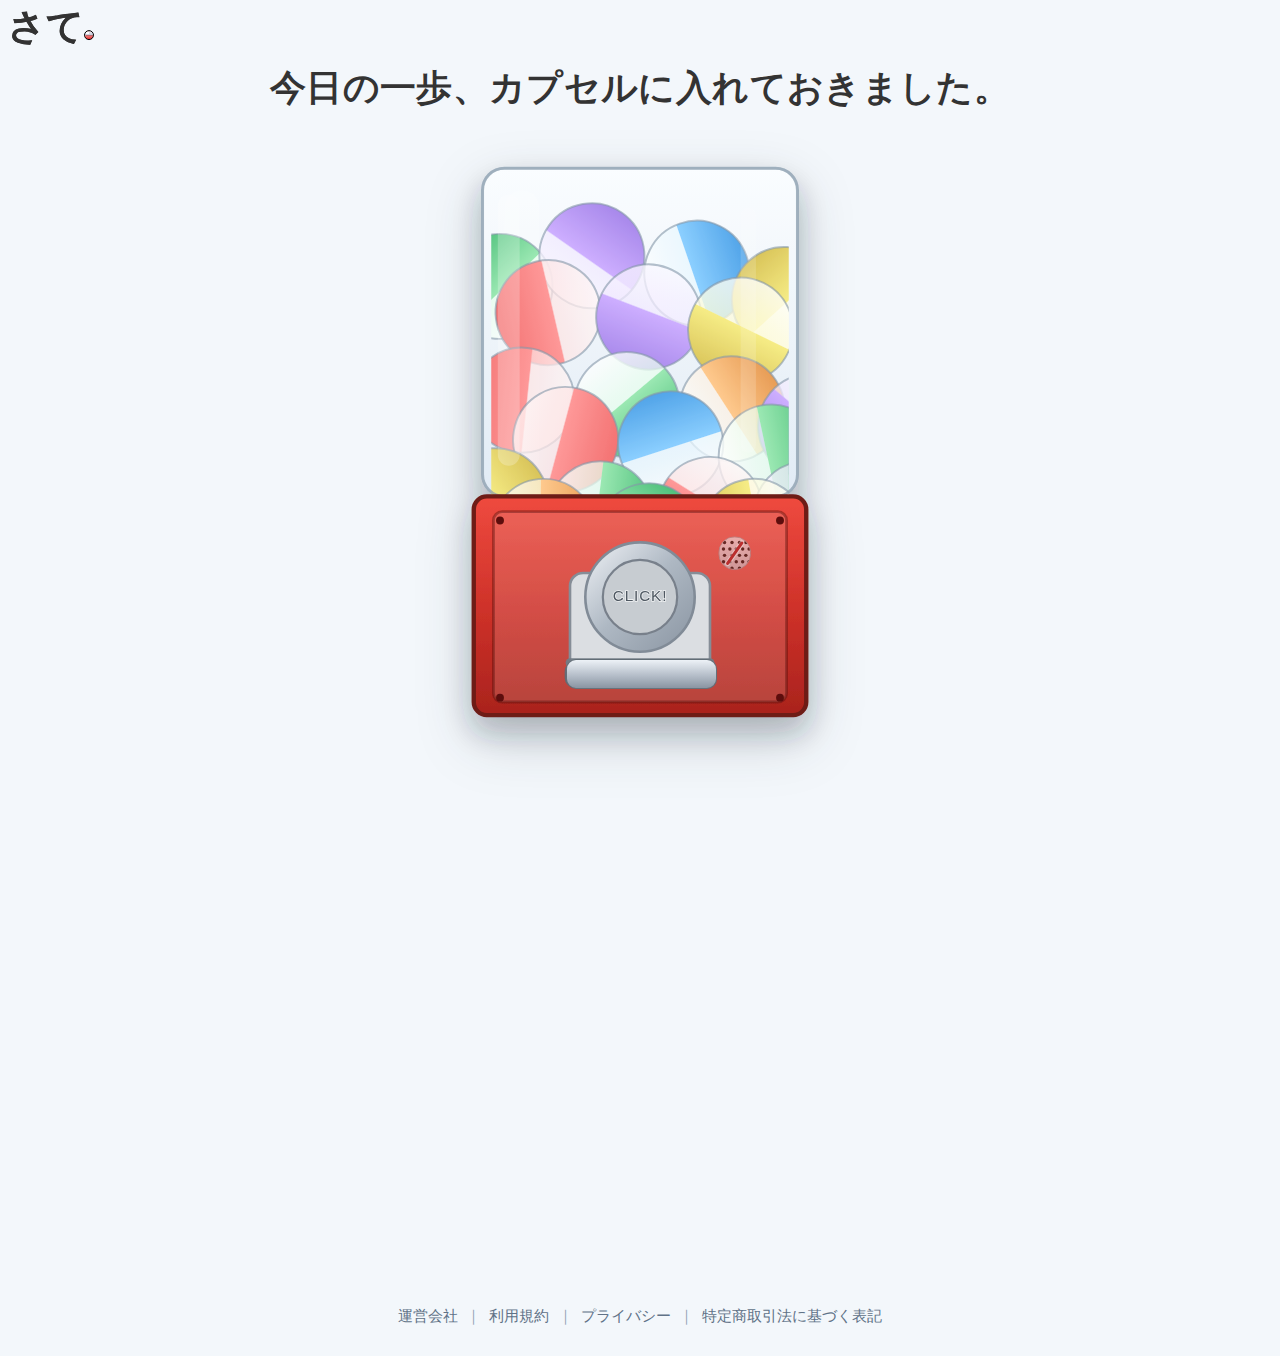
<file: index.html>
<!doctype html>
<html lang="ja">
<head>
  <meta charset="UTF-8">
  <meta name="viewport" content="width=device-width, initial-scale=1.0">
  <title>さて。</title>
  <meta property="og:title" content="さて。">
  <meta property="og:description" content="今日の一歩、カプセルに入れておきました。">
  <meta property="og:type" content="website">
  <meta property="og:image" content="/ogp.png">
  <meta name="twitter:card" content="summary_large_image">
  <meta name="twitter:title" content="さて。">
  <meta name="twitter:description" content="今日の一歩、カプセルに入れておきました。">
  <meta name="twitter:image" content="/ogp.png">
  <link rel="icon" type="image/svg+xml" href="favicon.svg">
  <link rel="stylesheet" href="styles.css">
  <script>
    window.GA_MEASUREMENT_ID = "G-K51FEL4WPS"; // TODO: Replace with your real GA4 Measurement ID
    if (window.GA_MEASUREMENT_ID && window.GA_MEASUREMENT_ID !== "G-XXXXXXXXXX") {
      const gaScript = document.createElement("script");
      gaScript.async = true;
      gaScript.src = `https://www.googletagmanager.com/gtag/js?id=${window.GA_MEASUREMENT_ID}`;
      document.head.appendChild(gaScript);

      window.dataLayer = window.dataLayer || [];
      window.gtag = function () { dataLayer.push(arguments); };
      window.gtag("js", new Date());
      window.gtag("config", window.GA_MEASUREMENT_ID);
    }
  </script>
</head>
<body>
  <main class="app">
    <header class="hero">
      <p id="brandLogo" class="brand-logo" aria-label="さて">
        <span class="brand-char">さ</span>
        <span class="brand-char">て</span>
        <span class="logo-capsule-dot" aria-hidden="true"></span>
      </p>
      <h1>今日の一歩、カプセルに入れておきました。</h1>
    </header>

    <section class="machine-wrap" aria-label="ガチャマシンエリア">
      <div class="machine">
        <button id="soundToggle" class="sound-fab muted" type="button" aria-label="サウンドOFF">
          <span class="speaker-grille" aria-hidden="true"></span>
        </button>
        <svg viewBox="0 0 320 300" class="machine-svg" role="img" aria-label="ガチャマシン">
          <defs>
            <linearGradient id="glassGrad" x1="0%" y1="0%" x2="0%" y2="100%">
              <stop offset="0%" stop-color="#fbfdff"/>
              <stop offset="100%" stop-color="#dfe9f4"/>
            </linearGradient>
            <linearGradient id="bodyGrad" x1="0%" y1="0%" x2="0%" y2="100%">
              <stop offset="0%" stop-color="#ef4a3f"/>
              <stop offset="55%" stop-color="#cc3028"/>
              <stop offset="100%" stop-color="#a9231d"/>
            </linearGradient>
            <linearGradient id="metalGrad" x1="0%" y1="0%" x2="100%" y2="100%">
              <stop offset="0%" stop-color="#f0f3f7"/>
              <stop offset="48%" stop-color="#aeb8c3"/>
              <stop offset="100%" stop-color="#8a95a2"/>
            </linearGradient>
            <linearGradient id="beadBlue" x1="0%" y1="0%" x2="0%" y2="100%">
              <stop offset="0%" stop-color="rgba(255,255,255,.78)"/>
              <stop offset="46%" stop-color="rgba(230,246,255,.72)"/>
              <stop offset="47%" stop-color="#7cc8ff"/>
              <stop offset="100%" stop-color="#3b98e6"/>
            </linearGradient>
            <linearGradient id="beadYellow" x1="0%" y1="0%" x2="100%" y2="0%">
              <stop offset="0%" stop-color="rgba(255,255,255,.8)"/>
              <stop offset="46%" stop-color="rgba(255,251,214,.74)"/>
              <stop offset="47%" stop-color="#f6ea75"/>
              <stop offset="100%" stop-color="#d5bc43"/>
            </linearGradient>
            <linearGradient id="beadRed" x1="100%" y1="0%" x2="0%" y2="100%">
              <stop offset="0%" stop-color="rgba(255,255,255,.8)"/>
              <stop offset="46%" stop-color="rgba(255,224,224,.72)"/>
              <stop offset="47%" stop-color="#ff8a8a"/>
              <stop offset="100%" stop-color="#ef4f4f"/>
            </linearGradient>
            <linearGradient id="beadGreen" x1="100%" y1="0%" x2="0%" y2="0%">
              <stop offset="0%" stop-color="rgba(255,255,255,.8)"/>
              <stop offset="46%" stop-color="rgba(229,255,235,.72)"/>
              <stop offset="47%" stop-color="#8ee5a8"/>
              <stop offset="100%" stop-color="#38b86a"/>
            </linearGradient>
            <linearGradient id="beadPurple" x1="0%" y1="100%" x2="100%" y2="0%">
              <stop offset="0%" stop-color="rgba(255,255,255,.8)"/>
              <stop offset="46%" stop-color="rgba(241,231,255,.74)"/>
              <stop offset="47%" stop-color="#c7a3ff"/>
              <stop offset="100%" stop-color="#8d68e0"/>
            </linearGradient>
            <linearGradient id="beadOrange" x1="0%" y1="100%" x2="0%" y2="0%">
              <stop offset="0%" stop-color="rgba(255,255,255,.8)"/>
              <stop offset="46%" stop-color="rgba(255,240,223,.74)"/>
              <stop offset="47%" stop-color="#ffc27e"/>
              <stop offset="100%" stop-color="#e68f3e"/>
            </linearGradient>
            <filter id="softShadow" x="-30%" y="-30%" width="160%" height="170%">
              <feDropShadow dx="0" dy="7" stdDeviation="6" flood-color="#233446" flood-opacity=".2"/>
            </filter>
            <clipPath id="beadClip">
              <rect x="92" y="28" width="136" height="150" rx="10"/>
            </clipPath>
          </defs>

          <ellipse cx="162" cy="284" rx="88" ry="10" class="floor-shadow"/>

          <g filter="url(#softShadow)">
            <rect x="82" y="22" width="156" height="162" rx="16" class="glass-shell"/>
            <rect x="88" y="28" width="144" height="150" rx="10" class="glass"/>
            <rect x="98" y="38" width="16" height="130" rx="8" class="glass-reflect"/>
            <g class="inner-beads" transform="translate(0,10)" clip-path="url(#beadClip)">
              <circle cx="96" cy="72" r="24" class="bead b1 t1 f1"/>
              <circle cx="138" cy="58" r="24" class="bead b2 t3 f2"/>
              <circle cx="186" cy="66" r="24" class="bead b3 t2 f3"/>
              <circle cx="226" cy="78" r="24" class="bead b4 t4 f1"/>
              <circle cx="118" cy="84" r="24" class="bead b5 t2 f1"/>
              <circle cx="164" cy="86" r="24" class="bead b6 t4 f2"/>
              <circle cx="206" cy="92" r="24" class="bead b1 t1 f3"/>
              <circle cx="106" cy="124" r="24" class="bead b5 t1 f2"/>
              <circle cx="154" cy="126" r="24" class="bead b6 t2 f3"/>
              <circle cx="202" cy="128" r="24" class="bead b1 t3 f1"/>
              <circle cx="238" cy="136" r="24" class="bead b2 t4 f2"/>
              <circle cx="126" cy="142" r="24" class="bead b3 t3 f2"/>
              <circle cx="174" cy="144" r="24" class="bead b4 t1 f1"/>
              <circle cx="220" cy="150" r="24" class="bead b5 t2 f3"/>
              <circle cx="94" cy="170" r="24" class="bead b3 t4 f2"/>
              <circle cx="142" cy="176" r="24" class="bead b4 t1 f1"/>
              <circle cx="192" cy="174" r="24" class="bead b5 t3 f3"/>
              <circle cx="236" cy="176" r="24" class="bead b6 t2 f2"/>
              <circle cx="116" cy="184" r="24" class="bead b1 t4 f1"/>
              <circle cx="164" cy="186" r="24" class="bead b2 t2 f2"/>
              <circle cx="212" cy="184" r="24" class="bead b3 t3 f3"/>
            </g>
            <rect x="88" y="28" width="144" height="150" rx="10" class="case-border"/>
            <rect x="90" y="28" width="3" height="150" class="case-rail"/>
            <rect x="227" y="28" width="3" height="150" class="case-rail"/>
            <rect x="88" y="172" width="144" height="4" rx="2" class="case-bottom-rail"/>
            <rect x="95" y="40" width="10" height="124" rx="5" class="case-reflect-left"/>
            <rect x="206" y="46" width="7" height="112" rx="3.5" class="case-reflect-right"/>

            <rect x="84" y="178" width="152" height="100" rx="6" class="base"/>
            <rect x="93" y="185" width="134" height="87" rx="4" class="base-panel"/>
            <rect x="84" y="177" width="152" height="7" class="top-trim"/>
            <circle cx="96" cy="189" r="1.8" class="screw"/>
            <circle cx="224" cy="189" r="1.8" class="screw"/>
            <circle cx="96" cy="270" r="1.8" class="screw"/>
            <circle cx="224" cy="270" r="1.8" class="screw"/>

            <rect x="128" y="213" width="64" height="52" rx="6" class="coin-unit"/>
            <circle id="dialHitArea" cx="160" cy="224" r="45" class="dial-hit-area" aria-hidden="true"/>
            <g class="dial-button" id="dialButton" role="button" aria-label="ダイヤルを回す">
              <circle cx="160" cy="224" r="25" class="dial-outer"/>
              <circle cx="160" cy="224" r="17" class="dial-inner"/>
              <text x="160" y="224" text-anchor="middle" dominant-baseline="middle" class="dial-push dial-push-desktop">CLICK!</text>
              <text x="160" y="224" text-anchor="middle" dominant-baseline="middle" class="dial-push dial-push-mobile">TAP!</text>
            </g>
            <rect x="126" y="252" width="68" height="4" rx="2" class="slot-lip"/>
            <rect x="126" y="254" width="68" height="11" rx="4" class="slot"/>
            <ellipse cx="160" cy="267" rx="23" ry="4.5" class="slot-shadow"/>
          </g>
        </svg>
        <p id="painComment" class="pain-comment" aria-live="polite">痛い！</p>
        <div class="capsule" id="capsule" aria-hidden="true">
          <div class="capsule-top"></div>
          <div class="capsule-bottom"></div>
        </div>
      </div>
    </section>

    <section id="result" class="result hidden" aria-live="polite">
      <article class="card hidden" id="card">
        <p class="card-title">今日の一歩</p>
        <p id="actionText" class="card-text"></p>
        <ul class="meta">
          <li id="metaTime"></li>
          <li id="metaCost"></li>
          <li id="metaPlace"></li>
        </ul>
        <button id="shareBtn" class="share-inline" aria-label="シェア">
          <svg class="share-icon-svg" viewBox="0 0 24 24" aria-hidden="true">
            <path d="M12 3v11"/>
            <path d="M7.5 7.5 12 3l4.5 4.5"/>
            <path d="M8 10H6a2 2 0 0 0-2 2v6a3 3 0 0 0 3 3h10a3 3 0 0 0 3-3v-6a2 2 0 0 0-2-2h-2"/>
          </svg>
        </button>
      </article>
    </section>
  </main>
  <footer class="site-footer" aria-label="フッターナビゲーション">
    <a href="company.html" class="footer-link">運営会社</a>
    <span class="footer-sep">｜</span>
    <a href="terms.html" class="footer-link">利用規約</a>
    <span class="footer-sep">｜</span>
    <a href="privacy.html" class="footer-link">プライバシー</a>
    <span class="footer-sep">｜</span>
    <a href="commerce.html" class="footer-link">特定商取引法に基づく表記</a>
  </footer>

  <script src="app.js"></script>
</body>
</html>
</file>
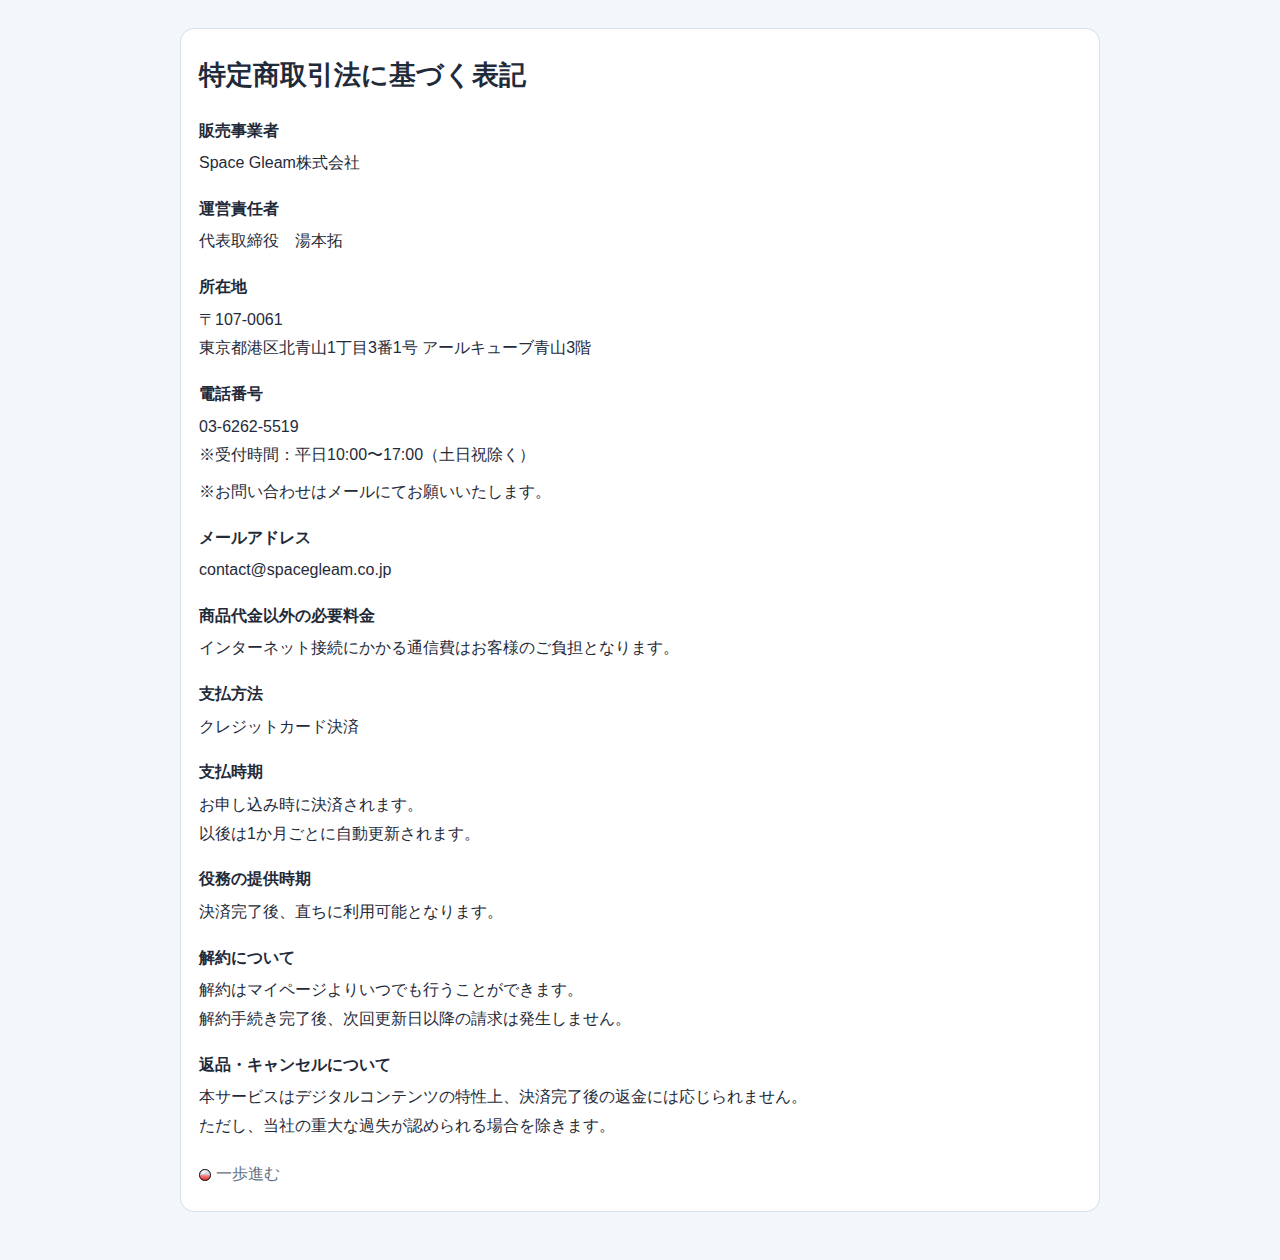
<file: commerce.html>
<!doctype html>
<html lang="ja">
<head>
  <meta charset="UTF-8">
  <meta name="viewport" content="width=device-width, initial-scale=1.0">
  <link rel="icon" type="image/svg+xml" href="favicon.svg">
  <title>さて。特定商取引法に基づく表記</title>
  <style>
    :root {
      --bg: #f3f7fb;
      --surface: #ffffff;
      --ink: #1f2b3a;
      --muted: #627286;
      --line: #d6e0ea;
    }
    * { box-sizing: border-box; }
    body {
      margin: 0;
      background: var(--bg);
      color: var(--ink);
      font-family: "Hiragino Sans", "Yu Gothic", sans-serif;
      line-height: 1.8;
    }
    .wrap {
      width: min(920px, 92vw);
      margin: 28px auto 48px;
      background: var(--surface);
      border: 1px solid var(--line);
      border-radius: 14px;
      padding: 22px 18px;
    }
    h1 {
      margin: 0 0 14px;
      font-size: clamp(1.25rem, 2.2vw, 1.7rem);
    }
    h2 {
      margin: 16px 0 4px;
      font-size: 1.02rem;
    }
    p { margin: 0 0 8px; }
    .back {
      display: inline-block;
      margin-top: 12px;
      color: var(--muted);
      text-decoration: none;
    }
    .capsule-dot {
      display: inline-block;
      width: .72em;
      height: .72em;
      margin-right: .35em;
      border-radius: 50%;
      vertical-align: -0.08em;
      background:
        radial-gradient(circle at 32% 24%, rgba(255,255,255,.92) 0 15%, transparent 16%),
        linear-gradient(180deg, rgba(240, 249, 255, .9) 0%, rgba(187, 212, 232, .84) 48%, transparent 49% 100%),
        linear-gradient(180deg, #ff8f8f 50%, #df2c2c 100%);
      border: 1px solid #000;
    }
  </style>
  <script>
    window.GA_MEASUREMENT_ID = "G-K51FEL4WPS"; // TODO: Replace with your real GA4 Measurement ID
    if (window.GA_MEASUREMENT_ID && window.GA_MEASUREMENT_ID !== "G-XXXXXXXXXX") {
      const gaScript = document.createElement("script");
      gaScript.async = true;
      gaScript.src = `https://www.googletagmanager.com/gtag/js?id=${window.GA_MEASUREMENT_ID}`;
      document.head.appendChild(gaScript);

      window.dataLayer = window.dataLayer || [];
      window.gtag = function () { dataLayer.push(arguments); };
      window.gtag("js", new Date());
      window.gtag("config", window.GA_MEASUREMENT_ID);
    }
  </script>
</head>
<body>
  <main class="wrap">
    <h1>特定商取引法に基づく表記</h1>

    <h2>販売事業者</h2>
    <p>Space Gleam株式会社</p>

    <h2>運営責任者</h2>
    <p>代表取締役　湯本拓</p>

    <h2>所在地</h2>
    <p>〒107-0061<br>東京都港区北青山1丁目3番1号 アールキューブ青山3階</p>

    <h2>電話番号</h2>
    <p>03-6262-5519<br>※受付時間：平日10:00〜17:00（土日祝除く）</p>
    <p>※お問い合わせはメールにてお願いいたします。</p>

    <h2>メールアドレス</h2>
    <p>contact@spacegleam.co.jp</p>

    <h2>商品代金以外の必要料金</h2>
    <p>インターネット接続にかかる通信費はお客様のご負担となります。</p>

    <h2>支払方法</h2>
    <p>クレジットカード決済</p>

    <h2>支払時期</h2>
    <p>お申し込み時に決済されます。<br>以後は1か月ごとに自動更新されます。</p>

    <h2>役務の提供時期</h2>
    <p>決済完了後、直ちに利用可能となります。</p>

    <h2>解約について</h2>
    <p>解約はマイページよりいつでも行うことができます。<br>解約手続き完了後、次回更新日以降の請求は発生しません。</p>

    <h2>返品・キャンセルについて</h2>
    <p>本サービスはデジタルコンテンツの特性上、決済完了後の返金には応じられません。<br>ただし、当社の重大な過失が認められる場合を除きます。</p>

    <a href="index.html" class="back"><span class="capsule-dot" aria-hidden="true"></span>一歩進む</a>
  </main>
</body>
</html>
</file>
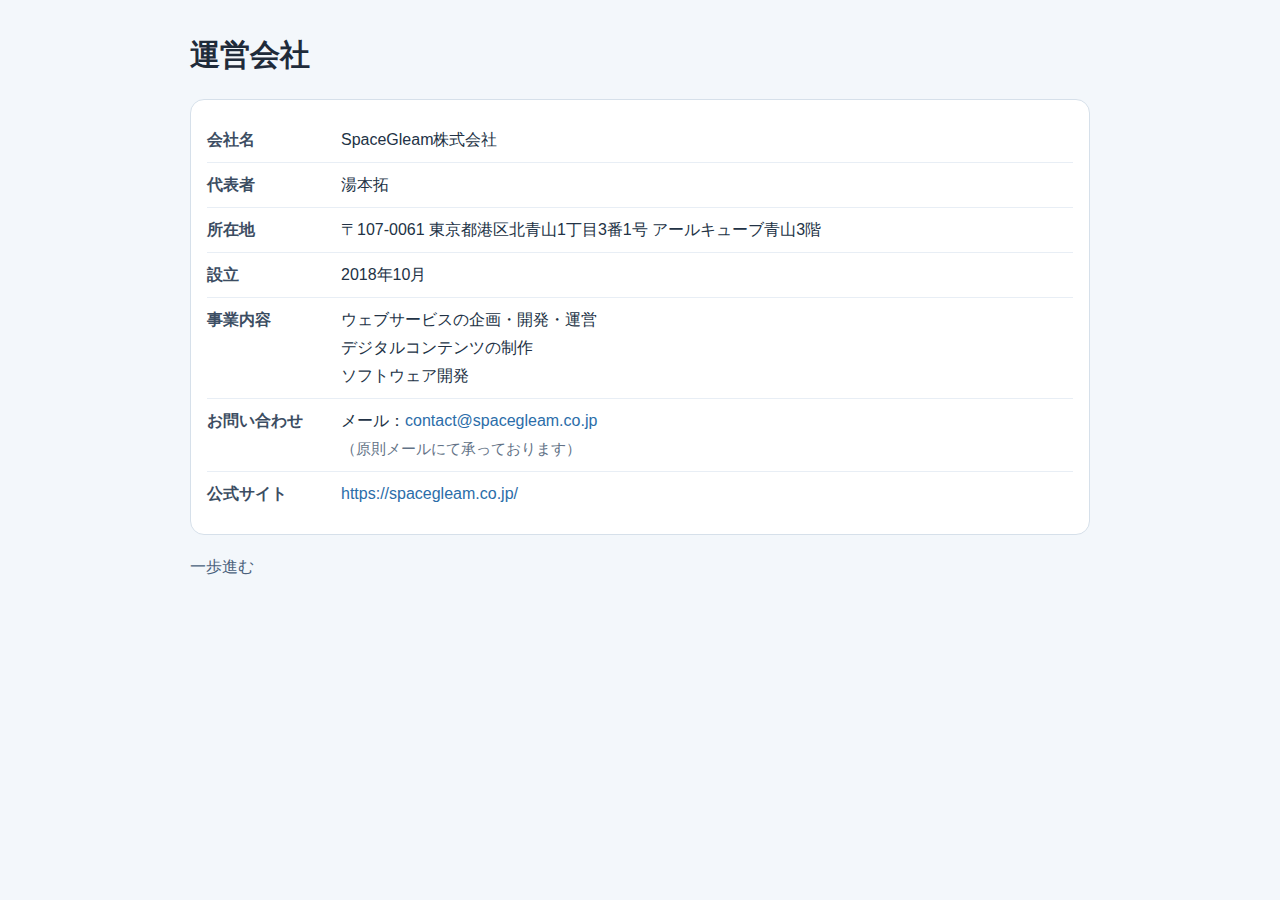
<file: company.html>
<!doctype html>
<html lang="ja">
<head>
  <meta charset="UTF-8">
  <meta name="viewport" content="width=device-width, initial-scale=1.0">
  <link rel="icon" type="image/svg+xml" href="favicon.svg">
  <title>さて。運営会社</title>
  <style>
    :root {
      --bg: #f3f7fb;
      --surface: #ffffff;
      --ink: #1f2b3a;
      --muted: #627286;
      --line: #d6e0ea;
    }
    * { box-sizing: border-box; }
    body {
      margin: 0;
      background: var(--bg);
      color: var(--ink);
      font-family: "Hiragino Sans", "Yu Gothic", sans-serif;
      line-height: 1.75;
    }
    .wrap {
      width: min(900px, 92vw);
      margin: 28px auto 40px;
    }
    h1 {
      margin: 0 0 18px;
      font-size: clamp(1.4rem, 2.4vw, 1.9rem);
    }
    .card {
      background: var(--surface);
      border: 1px solid var(--line);
      border-radius: 14px;
      padding: 18px 16px;
    }
    .row {
      display: grid;
      grid-template-columns: 120px 1fr;
      gap: 8px 14px;
      padding: 8px 0;
      border-bottom: 1px solid #e8eef5;
    }
    .row:last-child { border-bottom: 0; }
    .k { font-weight: 700; color: #3c4d62; }
    .v { color: #223245; }
    .note { color: var(--muted); font-size: .94rem; }
    a { color: #2b6da9; text-decoration: none; }
    a:hover { text-decoration: underline; }
    .back {
      display: inline-block;
      margin-top: 18px;
      color: #4a617b;
    }
    @media (max-width: 560px) {
      .row {
        grid-template-columns: 1fr;
        gap: 4px;
      }
      .k { font-size: .95rem; }
    }
  </style>
  <script>
    window.GA_MEASUREMENT_ID = "G-K51FEL4WPS"; // TODO: Replace with your real GA4 Measurement ID
    if (window.GA_MEASUREMENT_ID && window.GA_MEASUREMENT_ID !== "G-XXXXXXXXXX") {
      const gaScript = document.createElement("script");
      gaScript.async = true;
      gaScript.src = `https://www.googletagmanager.com/gtag/js?id=${window.GA_MEASUREMENT_ID}`;
      document.head.appendChild(gaScript);

      window.dataLayer = window.dataLayer || [];
      window.gtag = function () { dataLayer.push(arguments); };
      window.gtag("js", new Date());
      window.gtag("config", window.GA_MEASUREMENT_ID);
    }
  </script>
</head>
<body>
  <main class="wrap">
    <h1>運営会社</h1>
    <section class="card">
      <div class="row">
        <div class="k">会社名</div>
        <div class="v">SpaceGleam株式会社</div>
      </div>
      <div class="row">
        <div class="k">代表者</div>
        <div class="v">湯本拓</div>
      </div>
      <div class="row">
        <div class="k">所在地</div>
        <div class="v">〒107-0061 東京都港区北青山1丁目3番1号 アールキューブ青山3階</div>
      </div>
      <div class="row">
        <div class="k">設立</div>
        <div class="v">2018年10月</div>
      </div>
      <div class="row">
        <div class="k">事業内容</div>
        <div class="v">
          ウェブサービスの企画・開発・運営<br>
          デジタルコンテンツの制作<br>
          ソフトウェア開発
        </div>
      </div>
      <div class="row">
        <div class="k">お問い合わせ</div>
        <div class="v">
          メール：<a href="mailto:contact@spacegleam.co.jp">contact@spacegleam.co.jp</a><br>
          <span class="note">（原則メールにて承っております）</span>
        </div>
      </div>
      <div class="row">
        <div class="k">公式サイト</div>
        <div class="v"><a href="https://spacegleam.co.jp/" target="_blank" rel="noopener noreferrer">https://spacegleam.co.jp/</a></div>
      </div>
    </section>
    <a class="back" href="index.html">一歩進む</a>
  </main>
</body>
</html>
</file>
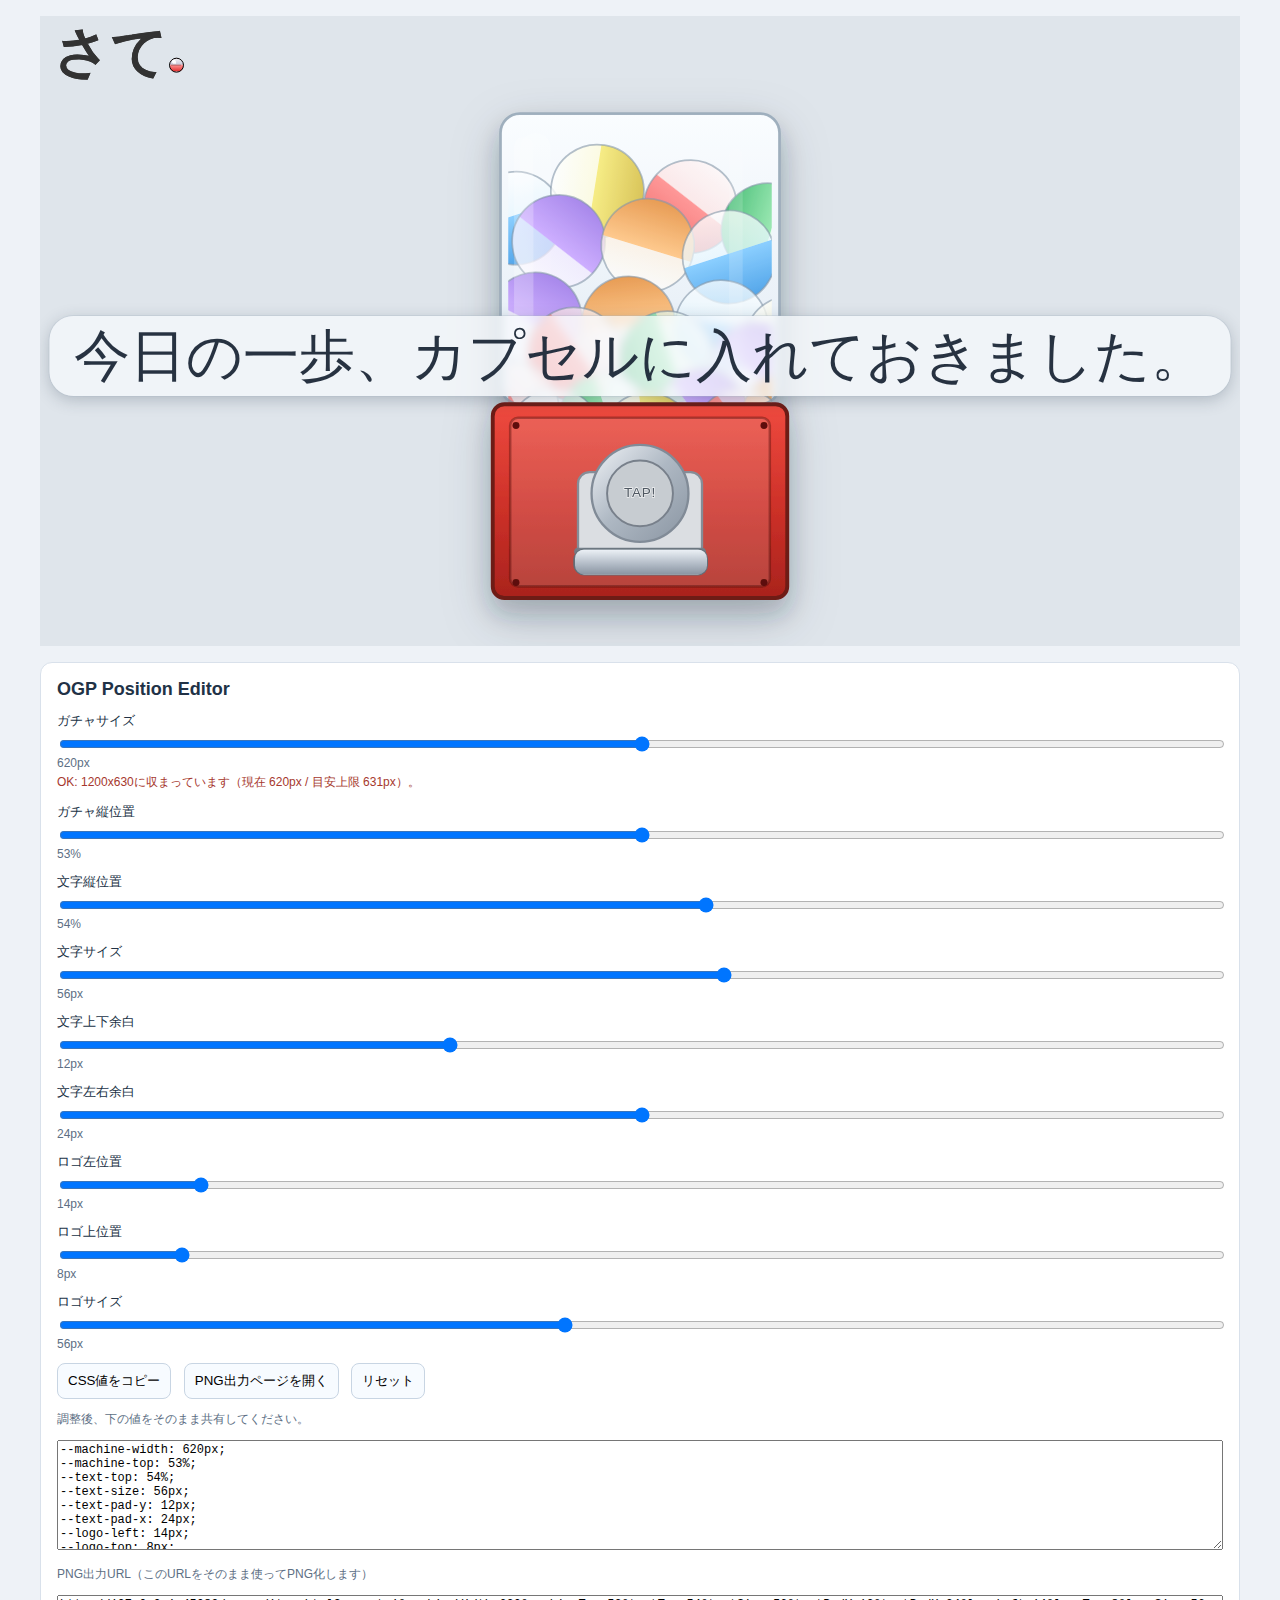
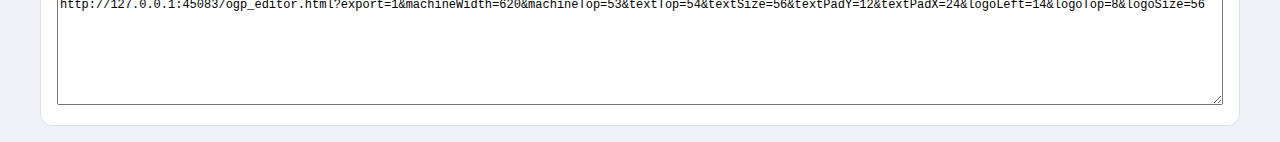
<file: ogp_editor.html>
<!doctype html>
<html lang="ja">
<head>
  <meta charset="UTF-8" />
  <meta name="viewport" content="width=device-width, initial-scale=1.0" />
  <title>OGP Editor</title>
  <link rel="stylesheet" href="styles.css" />
  <style>
    :root {
      --machine-width: 620px;
      --machine-top: 53%;
      --text-top: 54%;
      --text-size: 56px;
      --text-pad-y: 12px;
      --text-pad-x: 24px;
      --logo-left: 14px;
      --logo-top: 8px;
      --logo-size: 56px;
      --bg: #dfe5eb;
    }
    * { box-sizing: border-box; }
    body { margin: 0; font-family: "Yu Gothic", sans-serif; background: #eef2f7; color: #213246; }
    .layout {
      display: flex;
      flex-direction: column-reverse;
      align-items: center;
      gap: 16px;
      min-height: 100vh;
      padding: 16px;
    }
    .panel {
      width: min(1200px, 100%);
      padding: 16px;
      background: #fff;
      border: 1px solid #d9e1eb;
      border-radius: 12px;
    }
    .panel h1 { font-size: 18px; margin: 0 0 12px; }
    .control { margin-bottom: 12px; }
    .control label { display: block; font-size: 13px; margin-bottom: 4px; }
    .control input[type=range] { width: 100%; }
    .value { font-size: 12px; color: #5d6f84; }
    .warn { font-size: 12px; color: #a6382d; margin-top: 4px; }
    .btn { border: 1px solid #c8d5e3; background: #f7fbff; border-radius: 8px; padding: 8px 10px; cursor: pointer; margin-right: 8px; }
    .preview-wrap {
      width: min(1200px, 100%);
      padding: 0;
      display: flex;
      align-items: flex-start;
      justify-content: center;
      overflow-x: auto;
      overflow-y: hidden;
    }
    .frame { width: 1200px; height: 630px; position: relative; background: var(--bg); box-shadow: 0 8px 24px rgba(18,28,42,.14); transform-origin: top center; }
    .machine-wrap {
      margin: 0; padding: 0; position: absolute;
      left: 50%; top: var(--machine-top);
      transform: translate(-50%, -50%);
      background: transparent !important;
    }
    .machine { width: var(--machine-width); margin: 0 auto; }
    .machine-svg { width: 100%; height: auto; filter: drop-shadow(0 16px 24px rgba(18,28,42,.18)); }
    .sound-fab, #painComment, #capsule { display: none !important; }
    .dial-push-desktop { display: none !important; }
    .dial-push-mobile { display: block !important; }
    .title-band {
      position: absolute; left: 50%; top: var(--text-top); transform: translate(-50%, -50%);
      padding: var(--text-pad-y) var(--text-pad-x);
      border-radius: 24px;
      background: rgba(246,249,252,.72); color: rgba(28,40,56,.95);
      font-family: "Yu Mincho", "Hiragino Mincho ProN", serif;
      font-size: var(--text-size); line-height: 1; white-space: nowrap;
      box-shadow: 0 0 0 1px rgba(168,184,198,.28), 0 4px 16px rgba(40,56,76,.25);
      backdrop-filter: blur(5px);
    }
    .ogp-logo {
      position: absolute;
      left: var(--logo-left);
      top: var(--logo-top);
      margin: 0;
      font-family: "Yu Mincho", "Hiragino Mincho ProN", "MS PMincho", serif;
      font-size: var(--logo-size);
      line-height: 1;
      color: #333333;
      letter-spacing: 0;
      display: inline-flex;
      align-items: baseline;
      user-select: none;
    }
    .ogp-logo .brand-char {
      display: inline-block;
      font-weight: 900;
      -webkit-text-stroke: 0.35px #333333;
      text-stroke: 0.35px #333333;
    }
    .ogp-logo .logo-capsule-dot {
      display: inline-block;
      width: .27em;
      height: .27em;
      margin-left: .01em;
      border-radius: 50%;
      align-self: baseline;
      transform: translateY(.03em);
      position: relative;
      overflow: hidden;
      background:
        radial-gradient(circle at 32% 24%, rgba(255,255,255,.92) 0 15%, transparent 16%),
        linear-gradient(180deg, rgba(240, 249, 255, .9) 0%, rgba(187, 212, 232, .84) 48%, transparent 49% 100%),
        linear-gradient(180deg, #ff8f8f 50%, #df2c2c 100%);
      border: 1px solid #000000;
      box-shadow: none;
    }
    .ogp-logo .logo-capsule-dot::before {
      content: "";
      position: absolute;
      left: 15%;
      top: 10%;
      width: 28%;
      height: 22%;
      border-radius: 999px;
      background: rgba(255, 255, 255, .85);
    }
    .ogp-logo .logo-capsule-dot::after {
      content: "";
      position: absolute;
      left: 10%;
      right: 10%;
      top: 50%;
      height: 1px;
      background: rgba(0, 0, 0, .28);
    }
    textarea { width: 100%; min-height: 110px; font-family: ui-monospace, monospace; font-size: 12px; }
  </style>
</head>
<body>
  <div class="layout">
    <aside class="panel">
      <h1>OGP Position Editor</h1>

      <div class="control"><label>ガチャサイズ</label><input id="machineWidth" type="range" min="480" max="760" value="620"><div class="value" id="machineWidthVal"></div><div class="warn" id="fitWarn"></div></div>
      <div class="control"><label>ガチャ縦位置</label><input id="machineTop" type="range" min="44" max="62" step="0.1" value="53"><div class="value" id="machineTopVal"></div></div>
      <div class="control"><label>文字縦位置</label><input id="textTop" type="range" min="44" max="62" step="0.1" value="54"><div class="value" id="textTopVal"></div></div>
      <div class="control"><label>文字サイズ</label><input id="textSize" type="range" min="40" max="68" value="56"><div class="value" id="textSizeVal"></div></div>
      <div class="control"><label>文字上下余白</label><input id="textPadY" type="range" min="6" max="24" value="12"><div class="value" id="textPadYVal"></div></div>
      <div class="control"><label>文字左右余白</label><input id="textPadX" type="range" min="8" max="40" value="24"><div class="value" id="textPadXVal"></div></div>
      <div class="control"><label>ロゴ左位置</label><input id="logoLeft" type="range" min="0" max="120" value="14"><div class="value" id="logoLeftVal"></div></div>
      <div class="control"><label>ロゴ上位置</label><input id="logoTop" type="range" min="0" max="80" value="8"><div class="value" id="logoTopVal"></div></div>
      <div class="control"><label>ロゴサイズ</label><input id="logoSize" type="range" min="30" max="90" value="56"><div class="value" id="logoSizeVal"></div></div>

      <button class="btn" id="copyCss">CSS値をコピー</button>
      <button class="btn" id="openExport">PNG出力ページを開く</button>
      <button class="btn" id="reset">リセット</button>
      <p class="value">調整後、下の値をそのまま共有してください。</p>
      <textarea id="cssOut" readonly></textarea>
      <p class="value">PNG出力URL（このURLをそのまま使ってPNG化します）</p>
      <textarea id="exportOut" readonly></textarea>
    </aside>

    <main class="preview-wrap">
      <div class="frame" id="frame">
        <p class="ogp-logo" aria-label="さて">
          <span class="brand-char">さ</span>
          <span class="brand-char">て</span>
          <span class="logo-capsule-dot" aria-hidden="true"></span>
        </p>
        <section class="machine-wrap"><div class="machine"><svg viewBox="0 0 320 300" class="machine-svg" role="img" aria-label="ガチャマシン">
          <defs>
            <linearGradient id="glassGrad" x1="0%" y1="0%" x2="0%" y2="100%">
              <stop offset="0%" stop-color="#fbfdff"/>
              <stop offset="100%" stop-color="#dfe9f4"/>
            </linearGradient>
            <linearGradient id="bodyGrad" x1="0%" y1="0%" x2="0%" y2="100%">
              <stop offset="0%" stop-color="#ef4a3f"/>
              <stop offset="55%" stop-color="#cc3028"/>
              <stop offset="100%" stop-color="#a9231d"/>
            </linearGradient>
            <linearGradient id="metalGrad" x1="0%" y1="0%" x2="100%" y2="100%">
              <stop offset="0%" stop-color="#f0f3f7"/>
              <stop offset="48%" stop-color="#aeb8c3"/>
              <stop offset="100%" stop-color="#8a95a2"/>
            </linearGradient>
            <linearGradient id="beadBlue" x1="0%" y1="0%" x2="0%" y2="100%">
              <stop offset="0%" stop-color="rgba(255,255,255,.78)"/>
              <stop offset="46%" stop-color="rgba(230,246,255,.72)"/>
              <stop offset="47%" stop-color="#7cc8ff"/>
              <stop offset="100%" stop-color="#3b98e6"/>
            </linearGradient>
            <linearGradient id="beadYellow" x1="0%" y1="0%" x2="100%" y2="0%">
              <stop offset="0%" stop-color="rgba(255,255,255,.8)"/>
              <stop offset="46%" stop-color="rgba(255,251,214,.74)"/>
              <stop offset="47%" stop-color="#f6ea75"/>
              <stop offset="100%" stop-color="#d5bc43"/>
            </linearGradient>
            <linearGradient id="beadRed" x1="100%" y1="0%" x2="0%" y2="100%">
              <stop offset="0%" stop-color="rgba(255,255,255,.8)"/>
              <stop offset="46%" stop-color="rgba(255,224,224,.72)"/>
              <stop offset="47%" stop-color="#ff8a8a"/>
              <stop offset="100%" stop-color="#ef4f4f"/>
            </linearGradient>
            <linearGradient id="beadGreen" x1="100%" y1="0%" x2="0%" y2="0%">
              <stop offset="0%" stop-color="rgba(255,255,255,.8)"/>
              <stop offset="46%" stop-color="rgba(229,255,235,.72)"/>
              <stop offset="47%" stop-color="#8ee5a8"/>
              <stop offset="100%" stop-color="#38b86a"/>
            </linearGradient>
            <linearGradient id="beadPurple" x1="0%" y1="100%" x2="100%" y2="0%">
              <stop offset="0%" stop-color="rgba(255,255,255,.8)"/>
              <stop offset="46%" stop-color="rgba(241,231,255,.74)"/>
              <stop offset="47%" stop-color="#c7a3ff"/>
              <stop offset="100%" stop-color="#8d68e0"/>
            </linearGradient>
            <linearGradient id="beadOrange" x1="0%" y1="100%" x2="0%" y2="0%">
              <stop offset="0%" stop-color="rgba(255,255,255,.8)"/>
              <stop offset="46%" stop-color="rgba(255,240,223,.74)"/>
              <stop offset="47%" stop-color="#ffc27e"/>
              <stop offset="100%" stop-color="#e68f3e"/>
            </linearGradient>
            <filter id="softShadow" x="-30%" y="-30%" width="160%" height="170%">
              <feDropShadow dx="0" dy="7" stdDeviation="6" flood-color="#233446" flood-opacity=".2"/>
            </filter>
            <clipPath id="beadClip">
              <rect x="92" y="28" width="136" height="150" rx="10"/>
            </clipPath>
          </defs>

          <ellipse cx="162" cy="284" rx="88" ry="10" class="floor-shadow"/>

          <g filter="url(#softShadow)">
            <rect x="82" y="22" width="156" height="162" rx="16" class="glass-shell"/>
            <rect x="88" y="28" width="144" height="150" rx="10" class="glass"/>
            <rect x="98" y="38" width="16" height="130" rx="8" class="glass-reflect"/>
            <g class="inner-beads" transform="translate(0,10)" clip-path="url(#beadClip)">
              <circle cx="96" cy="72" r="24" class="bead b1 t1 f1"/>
              <circle cx="138" cy="58" r="24" class="bead b2 t3 f2"/>
              <circle cx="186" cy="66" r="24" class="bead b3 t2 f3"/>
              <circle cx="226" cy="78" r="24" class="bead b4 t4 f1"/>
              <circle cx="118" cy="84" r="24" class="bead b5 t2 f1"/>
              <circle cx="164" cy="86" r="24" class="bead b6 t4 f2"/>
              <circle cx="206" cy="92" r="24" class="bead b1 t1 f3"/>
              <circle cx="106" cy="124" r="24" class="bead b5 t1 f2"/>
              <circle cx="154" cy="126" r="24" class="bead b6 t2 f3"/>
              <circle cx="202" cy="128" r="24" class="bead b1 t3 f1"/>
              <circle cx="238" cy="136" r="24" class="bead b2 t4 f2"/>
              <circle cx="126" cy="142" r="24" class="bead b3 t3 f2"/>
              <circle cx="174" cy="144" r="24" class="bead b4 t1 f1"/>
              <circle cx="220" cy="150" r="24" class="bead b5 t2 f3"/>
              <circle cx="94" cy="170" r="24" class="bead b3 t4 f2"/>
              <circle cx="142" cy="176" r="24" class="bead b4 t1 f1"/>
              <circle cx="192" cy="174" r="24" class="bead b5 t3 f3"/>
              <circle cx="236" cy="176" r="24" class="bead b6 t2 f2"/>
              <circle cx="116" cy="184" r="24" class="bead b1 t4 f1"/>
              <circle cx="164" cy="186" r="24" class="bead b2 t2 f2"/>
              <circle cx="212" cy="184" r="24" class="bead b3 t3 f3"/>
            </g>
            <rect x="88" y="28" width="144" height="150" rx="10" class="case-border"/>
            <rect x="90" y="28" width="3" height="150" class="case-rail"/>
            <rect x="227" y="28" width="3" height="150" class="case-rail"/>
            <rect x="88" y="172" width="144" height="4" rx="2" class="case-bottom-rail"/>
            <rect x="95" y="40" width="10" height="124" rx="5" class="case-reflect-left"/>
            <rect x="206" y="46" width="7" height="112" rx="3.5" class="case-reflect-right"/>

            <rect x="84" y="178" width="152" height="100" rx="6" class="base"/>
            <rect x="93" y="185" width="134" height="87" rx="4" class="base-panel"/>
            <rect x="84" y="177" width="152" height="7" class="top-trim"/>
            <circle cx="96" cy="189" r="1.8" class="screw"/>
            <circle cx="224" cy="189" r="1.8" class="screw"/>
            <circle cx="96" cy="270" r="1.8" class="screw"/>
            <circle cx="224" cy="270" r="1.8" class="screw"/>

            <rect x="128" y="213" width="64" height="52" rx="6" class="coin-unit"/>
            <circle id="dialHitArea" cx="160" cy="224" r="45" class="dial-hit-area" aria-hidden="true"/>
            <g class="dial-button" id="dialButton" role="button" aria-label="ダイヤルを回す">
              <circle cx="160" cy="224" r="25" class="dial-outer"/>
              <circle cx="160" cy="224" r="17" class="dial-inner"/>
              <text x="160" y="224" text-anchor="middle" dominant-baseline="middle" class="dial-push dial-push-desktop">CLICK!</text>
              <text x="160" y="224" text-anchor="middle" dominant-baseline="middle" class="dial-push dial-push-mobile">TAP!</text>
            </g>
            <rect x="126" y="252" width="68" height="4" rx="2" class="slot-lip"/>
            <rect x="126" y="254" width="68" height="11" rx="4" class="slot"/>
            <ellipse cx="160" cy="267" rx="23" ry="4.5" class="slot-shadow"/>
          </g>
        </svg></div></section>
        <div class="title-band">今日の一歩、カプセルに入れておきました。</div>
      </div>
    </main>
  </div>

  <script>
    const params = new URLSearchParams(location.search);
    const exportMode = params.get('export') === '1';
    if (exportMode) {
      document.body.classList.add('export-mode');
      const layout = document.querySelector('.layout');
      const panel = document.querySelector('.panel');
      const preview = document.querySelector('.preview-wrap');
      if (panel) panel.style.display = 'none';
      if (layout) layout.style.display = 'block';
      if (preview) {
        preview.style.padding = '0';
        preview.style.display = 'block';
      }
      const frame = document.getElementById('frame');
      if (frame) {
        frame.style.boxShadow = 'none';
        frame.style.margin = '0';
      }
      document.documentElement.style.background = '#dfe5eb';
      document.body.style.background = '#dfe5eb';
    }

    const root = document.documentElement;
    const ids = ['machineWidth','machineTop','textTop','textSize','textPadY','textPadX','logoLeft','logoTop','logoSize'];
    const units = { machineWidth:'px', machineTop:'%', textTop:'%', textSize:'px', textPadY:'px', textPadX:'px', logoLeft:'px', logoTop:'px', logoSize:'px' };
    const defaults = { machineWidth:620, machineTop:53, textTop:54, textSize:56, textPadY:12, textPadX:24, logoLeft:14, logoTop:8, logoSize:56 };

    function applyQueryValues() {
      ids.forEach((id) => {
        const key = id;
        const qv = params.get(key);
        if (qv !== null && qv !== '' && !Number.isNaN(Number(qv))) {
          document.getElementById(id).value = qv;
        }
      });
    }

    function buildExportUrl() {
      const u = new URL(location.href);
      u.search = '';
      const p = new URLSearchParams();
      p.set('export', '1');
      ids.forEach((id) => p.set(id, String(document.getElementById(id).value)));
      u.search = p.toString();
      return u.toString();
    }

    function sync() {
      ids.forEach(id => {
        const v = document.getElementById(id).value;
        const u = units[id];
        const cssVar = '--' + id.replace(/[A-Z]/g, m => '-' + m.toLowerCase());
        root.style.setProperty(cssVar, v + u);
        document.getElementById(id + 'Val').textContent = v + u;
      });
      const txt = [
        `--machine-width: ${document.getElementById('machineWidth').value}px;`,
        `--machine-top: ${document.getElementById('machineTop').value}%;`,
        `--text-top: ${document.getElementById('textTop').value}%;`,
        `--text-size: ${document.getElementById('textSize').value}px;`,
        `--text-pad-y: ${document.getElementById('textPadY').value}px;`,
        `--text-pad-x: ${document.getElementById('textPadX').value}px;`,
        `--logo-left: ${document.getElementById('logoLeft').value}px;`,
        `--logo-top: ${document.getElementById('logoTop').value}px;`,
        `--logo-size: ${document.getElementById('logoSize').value}px;`
      ].join('\n');
      document.getElementById('cssOut').value = txt;
      document.getElementById('exportOut').value = buildExportUrl();

      // 1200x630 frame fit check for the machine (viewBox 320x300)
      const frameH = 630;
      const aspectH = 300 / 320;
      const machineW = Number(document.getElementById('machineWidth').value);
      const topPct = Number(document.getElementById('machineTop').value);
      const centerY = frameH * (topPct / 100);
      const machineH = machineW * aspectH;
      const bottomY = centerY + machineH / 2;
      const maxSafeW = Math.floor((2 * (frameH - centerY)) / aspectH);
      const fitWarn = document.getElementById('fitWarn');
      if (bottomY > frameH) {
        fitWarn.textContent = `下が切れます: サイズを${maxSafeW}px以下にするか、ガチャ縦位置を上げてください。`;
      } else {
        fitWarn.textContent = `OK: 1200x630に収まっています（現在 ${machineW}px / 目安上限 ${maxSafeW}px）。`;
      }
    }

    ids.forEach(id => document.getElementById(id).addEventListener('input', sync));
    document.getElementById('copyCss').addEventListener('click', async () => {
      const t = document.getElementById('cssOut').value;
      try { await navigator.clipboard.writeText(t); } catch {}
    });
    document.getElementById('openExport').addEventListener('click', () => {
      const url = buildExportUrl();
      window.open(url, '_blank', 'noopener,noreferrer');
    });
    document.getElementById('reset').addEventListener('click', () => {
      ids.forEach(id => (document.getElementById(id).value = defaults[id]));
      sync();
    });

    applyQueryValues();
    sync();
  </script>
</body>
</html>
</file>
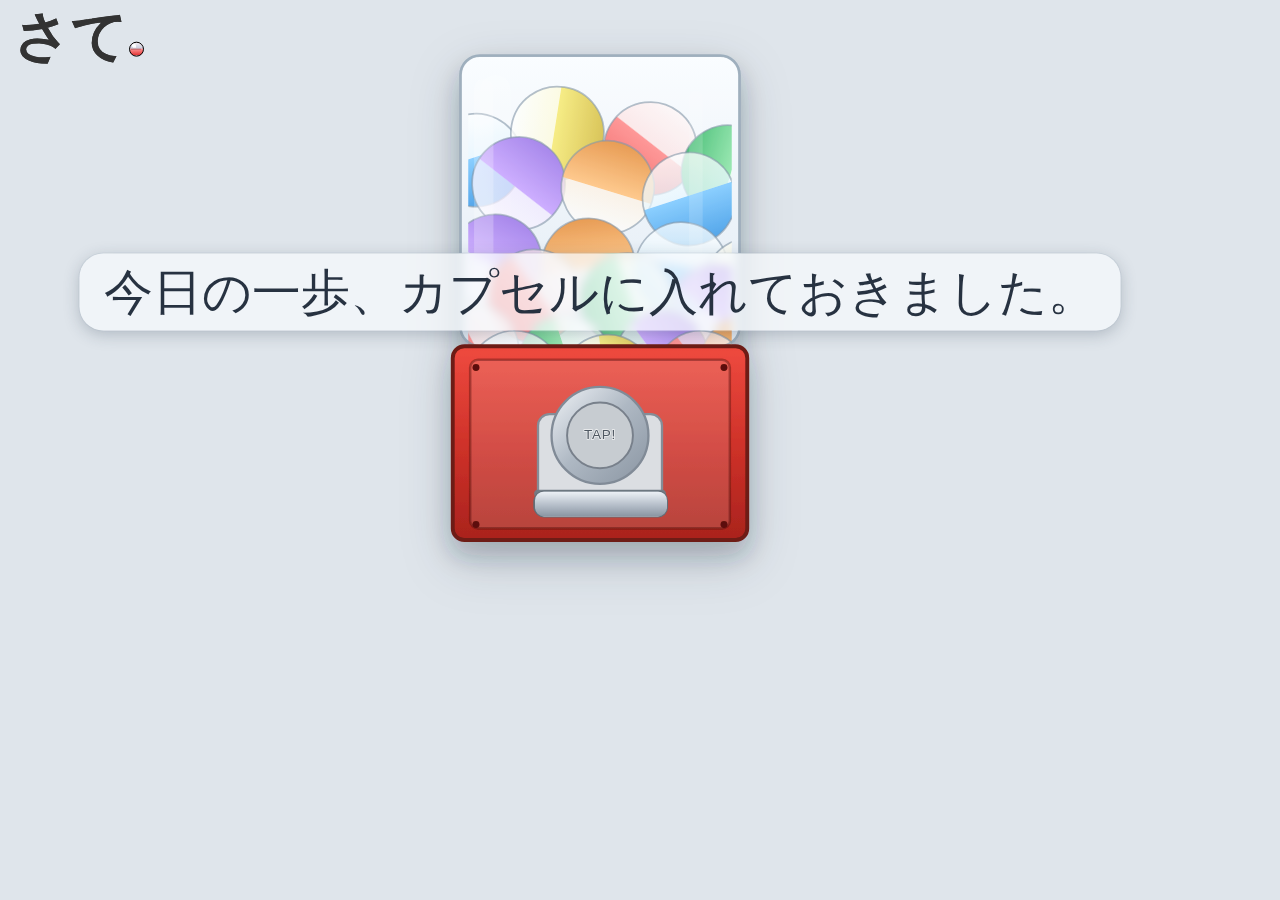
<file: ogp_nospeaker.html>
<!doctype html>
<html lang="ja">
<head>
<meta charset="UTF-8" />
<meta name="viewport" content="width=device-width, initial-scale=1.0" />
<link rel="stylesheet" href="styles.css" />
<style>
  html, body { margin: 0; width: 100%; height: 100%; background: #dfe5eb !important; overflow: hidden; }
  .frame { width: 1200px; height: 630px; position: relative; background: #dfe5eb; }
  .machine-wrap { margin: 0; padding: 0; position: absolute; left: 50%; top: 46.3%; transform: translate(-50%, -50%); background: transparent !important; }
  .machine { width: 620px; margin: 0 auto; }
  .machine-svg { width: 100%; height: auto; filter: drop-shadow(0 16px 24px rgba(18,28,42,.18)); }
  .sound-fab, #painComment, #capsule { display: none !important; }
  .dial-push-desktop { display: none !important; }
  .dial-push-mobile { display: block !important; }
  .title-band {
    position: absolute; left: 50%; top: 46.3%; transform: translate(-50%, -50%);
    padding: 14px 24px; border-radius: 24px;
    background: rgba(246,249,252,.72); color: rgba(28,40,56,.95);
    font-family: "Yu Mincho", "Hiragino Mincho ProN", serif;
    font-size: 49px; line-height: 1; white-space: nowrap;
    box-shadow: 0 0 0 1px rgba(168,184,198,.28), 0 4px 16px rgba(40,56,76,.25);
    backdrop-filter: blur(5px);
  }
  .ogp-logo {
    position: absolute;
    left: 14px;
    top: 8px;
    margin: 0;
    font-family: "Yu Mincho", "Hiragino Mincho ProN", "MS PMincho", serif;
    font-size: 56px;
    line-height: 1;
    color: #333333;
    letter-spacing: 0;
    display: inline-flex;
    align-items: baseline;
    user-select: none;
  }
  .ogp-logo .brand-char {
    display: inline-block;
    font-weight: 900;
    -webkit-text-stroke: 0.35px #333333;
    text-stroke: 0.35px #333333;
  }
  .ogp-logo .logo-capsule-dot {
    display: inline-block;
    width: .27em;
    height: .27em;
    margin-left: .01em;
    border-radius: 50%;
    align-self: baseline;
    transform: translateY(.03em);
    position: relative;
    overflow: hidden;
    background:
      radial-gradient(circle at 32% 24%, rgba(255,255,255,.92) 0 15%, transparent 16%),
      linear-gradient(180deg, rgba(240, 249, 255, .9) 0%, rgba(187, 212, 232, .84) 48%, transparent 49% 100%),
      linear-gradient(180deg, #ff8f8f 50%, #df2c2c 100%);
    border: 1px solid #000000;
    box-shadow: none;
  }
  .ogp-logo .logo-capsule-dot::before {
    content: "";
    position: absolute;
    left: 15%;
    top: 10%;
    width: 28%;
    height: 22%;
    border-radius: 999px;
    background: rgba(255, 255, 255, .85);
  }
  .ogp-logo .logo-capsule-dot::after {
    content: "";
    position: absolute;
    left: 10%;
    right: 10%;
    top: 50%;
    height: 1px;
    background: rgba(0, 0, 0, .28);
  }
</style>
</head>
<body>
  <div class="frame">
    <p class="ogp-logo" aria-label="さて">
      <span class="brand-char">さ</span>
      <span class="brand-char">て</span>
      <span class="logo-capsule-dot" aria-hidden="true"></span>
    </p>
    <section class="machine-wrap"><div class="machine"><svg viewBox="0 0 320 300" class="machine-svg" role="img" aria-label="ガチャマシン">
          <defs>
            <linearGradient id="glassGrad" x1="0%" y1="0%" x2="0%" y2="100%">
              <stop offset="0%" stop-color="#fbfdff"/>
              <stop offset="100%" stop-color="#dfe9f4"/>
            </linearGradient>
            <linearGradient id="bodyGrad" x1="0%" y1="0%" x2="0%" y2="100%">
              <stop offset="0%" stop-color="#ef4a3f"/>
              <stop offset="55%" stop-color="#cc3028"/>
              <stop offset="100%" stop-color="#a9231d"/>
            </linearGradient>
            <linearGradient id="metalGrad" x1="0%" y1="0%" x2="100%" y2="100%">
              <stop offset="0%" stop-color="#f0f3f7"/>
              <stop offset="48%" stop-color="#aeb8c3"/>
              <stop offset="100%" stop-color="#8a95a2"/>
            </linearGradient>
            <linearGradient id="beadBlue" x1="0%" y1="0%" x2="0%" y2="100%">
              <stop offset="0%" stop-color="rgba(255,255,255,.78)"/>
              <stop offset="46%" stop-color="rgba(230,246,255,.72)"/>
              <stop offset="47%" stop-color="#7cc8ff"/>
              <stop offset="100%" stop-color="#3b98e6"/>
            </linearGradient>
            <linearGradient id="beadYellow" x1="0%" y1="0%" x2="100%" y2="0%">
              <stop offset="0%" stop-color="rgba(255,255,255,.8)"/>
              <stop offset="46%" stop-color="rgba(255,251,214,.74)"/>
              <stop offset="47%" stop-color="#f6ea75"/>
              <stop offset="100%" stop-color="#d5bc43"/>
            </linearGradient>
            <linearGradient id="beadRed" x1="100%" y1="0%" x2="0%" y2="100%">
              <stop offset="0%" stop-color="rgba(255,255,255,.8)"/>
              <stop offset="46%" stop-color="rgba(255,224,224,.72)"/>
              <stop offset="47%" stop-color="#ff8a8a"/>
              <stop offset="100%" stop-color="#ef4f4f"/>
            </linearGradient>
            <linearGradient id="beadGreen" x1="100%" y1="0%" x2="0%" y2="0%">
              <stop offset="0%" stop-color="rgba(255,255,255,.8)"/>
              <stop offset="46%" stop-color="rgba(229,255,235,.72)"/>
              <stop offset="47%" stop-color="#8ee5a8"/>
              <stop offset="100%" stop-color="#38b86a"/>
            </linearGradient>
            <linearGradient id="beadPurple" x1="0%" y1="100%" x2="100%" y2="0%">
              <stop offset="0%" stop-color="rgba(255,255,255,.8)"/>
              <stop offset="46%" stop-color="rgba(241,231,255,.74)"/>
              <stop offset="47%" stop-color="#c7a3ff"/>
              <stop offset="100%" stop-color="#8d68e0"/>
            </linearGradient>
            <linearGradient id="beadOrange" x1="0%" y1="100%" x2="0%" y2="0%">
              <stop offset="0%" stop-color="rgba(255,255,255,.8)"/>
              <stop offset="46%" stop-color="rgba(255,240,223,.74)"/>
              <stop offset="47%" stop-color="#ffc27e"/>
              <stop offset="100%" stop-color="#e68f3e"/>
            </linearGradient>
            <filter id="softShadow" x="-30%" y="-30%" width="160%" height="170%">
              <feDropShadow dx="0" dy="7" stdDeviation="6" flood-color="#233446" flood-opacity=".2"/>
            </filter>
            <clipPath id="beadClip">
              <rect x="92" y="28" width="136" height="150" rx="10"/>
            </clipPath>
          </defs>

          <ellipse cx="162" cy="284" rx="88" ry="10" class="floor-shadow"/>

          <g filter="url(#softShadow)">
            <rect x="82" y="22" width="156" height="162" rx="16" class="glass-shell"/>
            <rect x="88" y="28" width="144" height="150" rx="10" class="glass"/>
            <rect x="98" y="38" width="16" height="130" rx="8" class="glass-reflect"/>
            <g class="inner-beads" transform="translate(0,10)" clip-path="url(#beadClip)">
              <circle cx="96" cy="72" r="24" class="bead b1 t1 f1"/>
              <circle cx="138" cy="58" r="24" class="bead b2 t3 f2"/>
              <circle cx="186" cy="66" r="24" class="bead b3 t2 f3"/>
              <circle cx="226" cy="78" r="24" class="bead b4 t4 f1"/>
              <circle cx="118" cy="84" r="24" class="bead b5 t2 f1"/>
              <circle cx="164" cy="86" r="24" class="bead b6 t4 f2"/>
              <circle cx="206" cy="92" r="24" class="bead b1 t1 f3"/>
              <circle cx="106" cy="124" r="24" class="bead b5 t1 f2"/>
              <circle cx="154" cy="126" r="24" class="bead b6 t2 f3"/>
              <circle cx="202" cy="128" r="24" class="bead b1 t3 f1"/>
              <circle cx="238" cy="136" r="24" class="bead b2 t4 f2"/>
              <circle cx="126" cy="142" r="24" class="bead b3 t3 f2"/>
              <circle cx="174" cy="144" r="24" class="bead b4 t1 f1"/>
              <circle cx="220" cy="150" r="24" class="bead b5 t2 f3"/>
              <circle cx="94" cy="170" r="24" class="bead b3 t4 f2"/>
              <circle cx="142" cy="176" r="24" class="bead b4 t1 f1"/>
              <circle cx="192" cy="174" r="24" class="bead b5 t3 f3"/>
              <circle cx="236" cy="176" r="24" class="bead b6 t2 f2"/>
              <circle cx="116" cy="184" r="24" class="bead b1 t4 f1"/>
              <circle cx="164" cy="186" r="24" class="bead b2 t2 f2"/>
              <circle cx="212" cy="184" r="24" class="bead b3 t3 f3"/>
            </g>
            <rect x="88" y="28" width="144" height="150" rx="10" class="case-border"/>
            <rect x="90" y="28" width="3" height="150" class="case-rail"/>
            <rect x="227" y="28" width="3" height="150" class="case-rail"/>
            <rect x="88" y="172" width="144" height="4" rx="2" class="case-bottom-rail"/>
            <rect x="95" y="40" width="10" height="124" rx="5" class="case-reflect-left"/>
            <rect x="206" y="46" width="7" height="112" rx="3.5" class="case-reflect-right"/>

            <rect x="84" y="178" width="152" height="100" rx="6" class="base"/>
            <rect x="93" y="185" width="134" height="87" rx="4" class="base-panel"/>
            <rect x="84" y="177" width="152" height="7" class="top-trim"/>
            <circle cx="96" cy="189" r="1.8" class="screw"/>
            <circle cx="224" cy="189" r="1.8" class="screw"/>
            <circle cx="96" cy="270" r="1.8" class="screw"/>
            <circle cx="224" cy="270" r="1.8" class="screw"/>

            <rect x="128" y="213" width="64" height="52" rx="6" class="coin-unit"/>
            <circle id="dialHitArea" cx="160" cy="224" r="45" class="dial-hit-area" aria-hidden="true"/>
            <g class="dial-button" id="dialButton" role="button" aria-label="ダイヤルを回す">
              <circle cx="160" cy="224" r="25" class="dial-outer"/>
              <circle cx="160" cy="224" r="17" class="dial-inner"/>
              <text x="160" y="224" text-anchor="middle" dominant-baseline="middle" class="dial-push dial-push-desktop">CLICK!</text>
              <text x="160" y="224" text-anchor="middle" dominant-baseline="middle" class="dial-push dial-push-mobile">TAP!</text>
            </g>
            <rect x="126" y="252" width="68" height="4" rx="2" class="slot-lip"/>
            <rect x="126" y="254" width="68" height="11" rx="4" class="slot"/>
            <ellipse cx="160" cy="267" rx="23" ry="4.5" class="slot-shadow"/>
          </g>
        </svg></div></section>
    <div class="title-band">今日の一歩、カプセルに入れておきました。</div>
  </div>
</body>
</html>
</file>
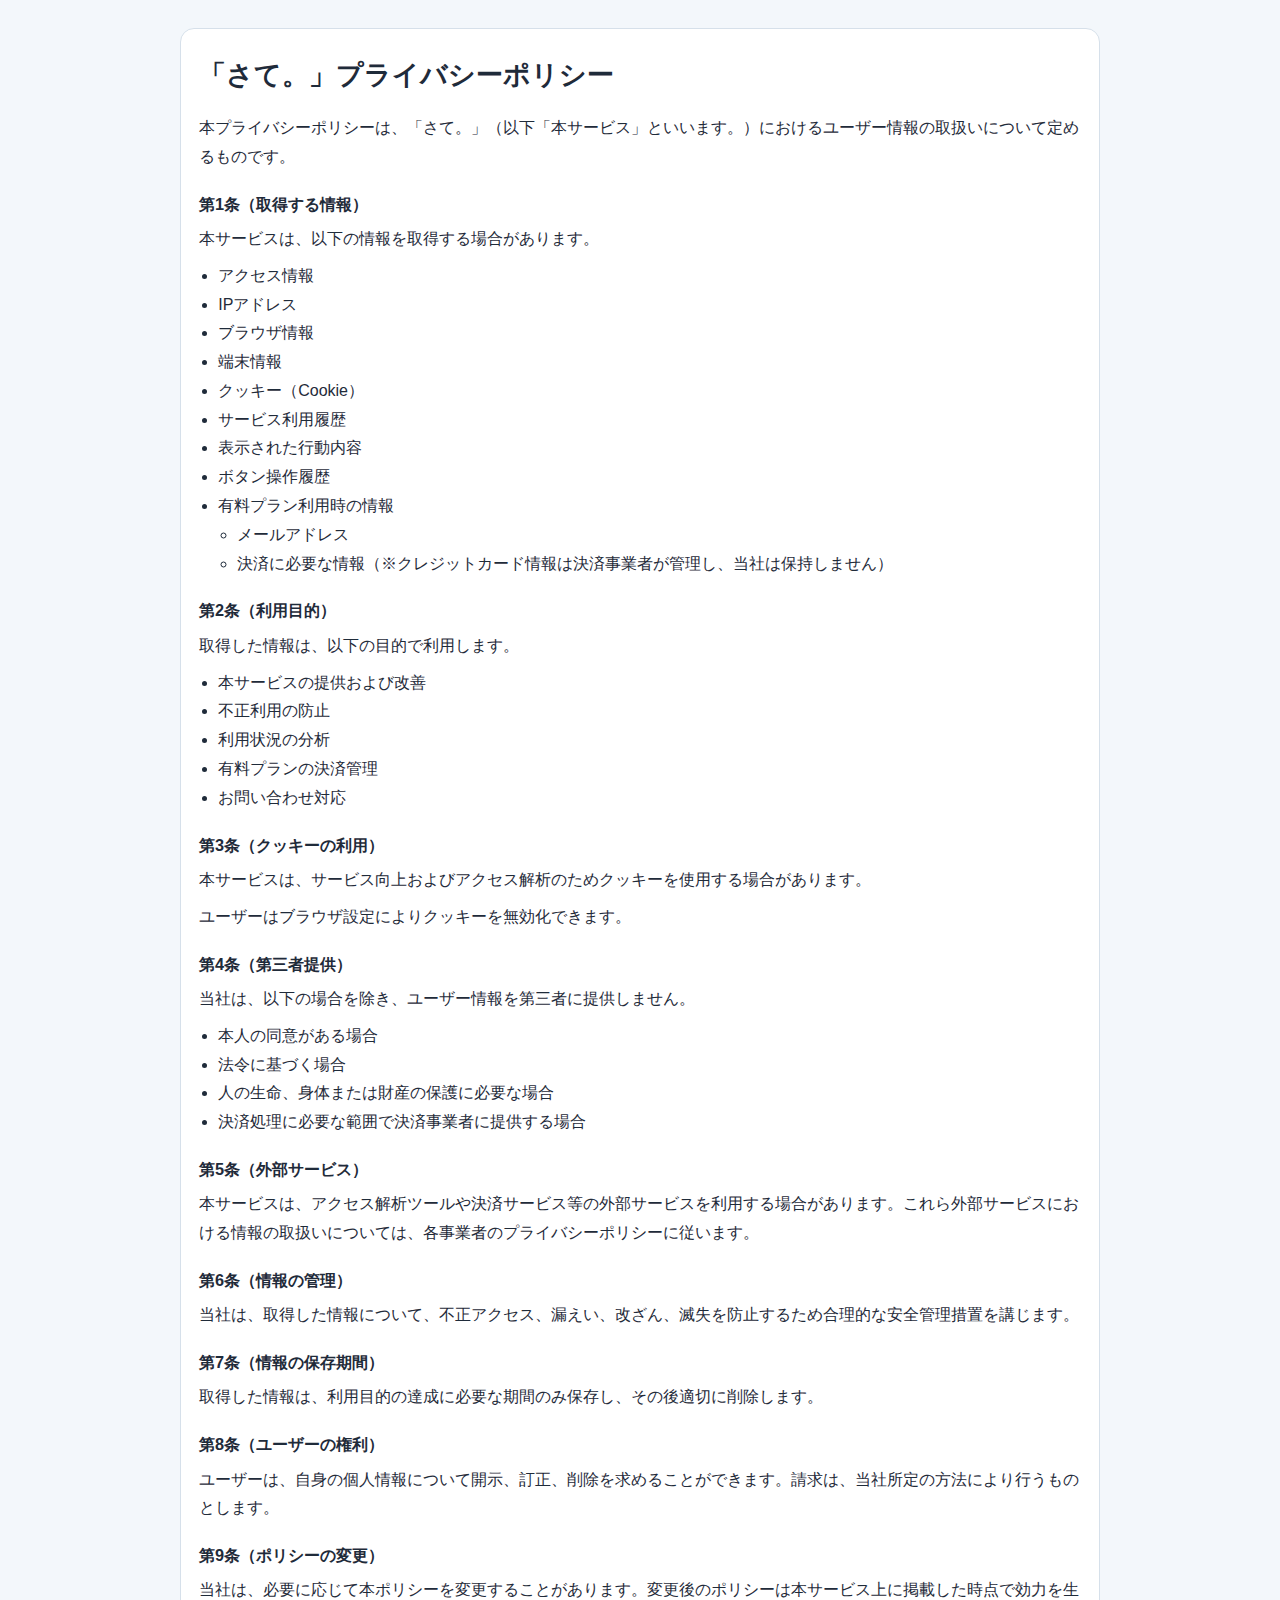
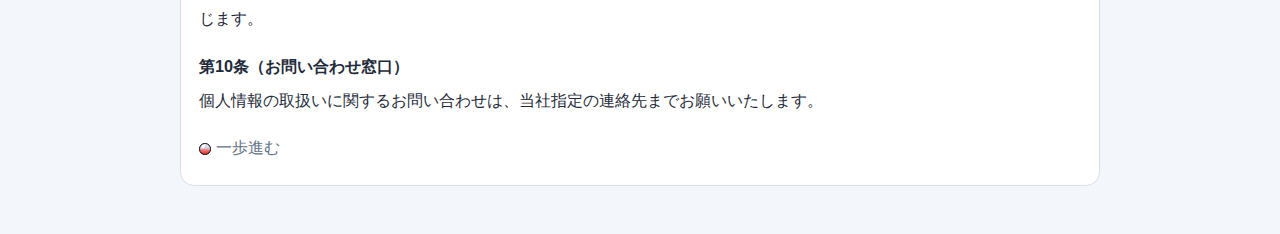
<file: privacy.html>
<!doctype html>
<html lang="ja">
<head>
  <meta charset="UTF-8">
  <meta name="viewport" content="width=device-width, initial-scale=1.0">
  <link rel="icon" type="image/svg+xml" href="favicon.svg">
  <title>さて。プライバシーポリシー</title>
  <style>
    :root {
      --bg: #f3f7fb;
      --surface: #ffffff;
      --ink: #1f2b3a;
      --muted: #627286;
      --line: #d6e0ea;
    }
    * { box-sizing: border-box; }
    body {
      margin: 0;
      background: var(--bg);
      color: var(--ink);
      font-family: "Hiragino Sans", "Yu Gothic", sans-serif;
      line-height: 1.8;
    }
    .wrap {
      width: min(920px, 92vw);
      margin: 28px auto 48px;
      background: var(--surface);
      border: 1px solid var(--line);
      border-radius: 14px;
      padding: 22px 18px;
    }
    h1 {
      margin: 0 0 14px;
      font-size: clamp(1.25rem, 2.2vw, 1.7rem);
    }
    h2 {
      margin: 18px 0 6px;
      font-size: 1.02rem;
    }
    p { margin: 0 0 8px; }
    ul { margin: 0 0 8px 1.2em; padding: 0; }
    .back {
      display: inline-block;
      margin-top: 10px;
      color: var(--muted);
      text-decoration: none;
    }
    .capsule-dot {
      display: inline-block;
      width: .72em;
      height: .72em;
      margin-right: .35em;
      border-radius: 50%;
      vertical-align: -0.08em;
      background:
        radial-gradient(circle at 32% 24%, rgba(255,255,255,.92) 0 15%, transparent 16%),
        linear-gradient(180deg, rgba(240, 249, 255, .9) 0%, rgba(187, 212, 232, .84) 48%, transparent 49% 100%),
        linear-gradient(180deg, #ff8f8f 50%, #df2c2c 100%);
      border: 1px solid #000;
    }
  </style>
  <script>
    window.GA_MEASUREMENT_ID = "G-K51FEL4WPS"; // TODO: Replace with your real GA4 Measurement ID
    if (window.GA_MEASUREMENT_ID && window.GA_MEASUREMENT_ID !== "G-XXXXXXXXXX") {
      const gaScript = document.createElement("script");
      gaScript.async = true;
      gaScript.src = `https://www.googletagmanager.com/gtag/js?id=${window.GA_MEASUREMENT_ID}`;
      document.head.appendChild(gaScript);

      window.dataLayer = window.dataLayer || [];
      window.gtag = function () { dataLayer.push(arguments); };
      window.gtag("js", new Date());
      window.gtag("config", window.GA_MEASUREMENT_ID);
    }
  </script>
</head>
<body>
  <main class="wrap">
    <h1>「さて。」プライバシーポリシー</h1>
    <p>本プライバシーポリシーは、「さて。」（以下「本サービス」といいます。）におけるユーザー情報の取扱いについて定めるものです。</p>

    <h2>第1条（取得する情報）</h2>
    <p>本サービスは、以下の情報を取得する場合があります。</p>
    <ul>
      <li>アクセス情報</li>
      <li>IPアドレス</li>
      <li>ブラウザ情報</li>
      <li>端末情報</li>
      <li>クッキー（Cookie）</li>
      <li>サービス利用履歴</li>
      <li>表示された行動内容</li>
      <li>ボタン操作履歴</li>
      <li>有料プラン利用時の情報
        <ul>
          <li>メールアドレス</li>
          <li>決済に必要な情報（※クレジットカード情報は決済事業者が管理し、当社は保持しません）</li>
        </ul>
      </li>
    </ul>

    <h2>第2条（利用目的）</h2>
    <p>取得した情報は、以下の目的で利用します。</p>
    <ul>
      <li>本サービスの提供および改善</li>
      <li>不正利用の防止</li>
      <li>利用状況の分析</li>
      <li>有料プランの決済管理</li>
      <li>お問い合わせ対応</li>
    </ul>

    <h2>第3条（クッキーの利用）</h2>
    <p>本サービスは、サービス向上およびアクセス解析のためクッキーを使用する場合があります。</p>
    <p>ユーザーはブラウザ設定によりクッキーを無効化できます。</p>

    <h2>第4条（第三者提供）</h2>
    <p>当社は、以下の場合を除き、ユーザー情報を第三者に提供しません。</p>
    <ul>
      <li>本人の同意がある場合</li>
      <li>法令に基づく場合</li>
      <li>人の生命、身体または財産の保護に必要な場合</li>
      <li>決済処理に必要な範囲で決済事業者に提供する場合</li>
    </ul>

    <h2>第5条（外部サービス）</h2>
    <p>本サービスは、アクセス解析ツールや決済サービス等の外部サービスを利用する場合があります。これら外部サービスにおける情報の取扱いについては、各事業者のプライバシーポリシーに従います。</p>

    <h2>第6条（情報の管理）</h2>
    <p>当社は、取得した情報について、不正アクセス、漏えい、改ざん、滅失を防止するため合理的な安全管理措置を講じます。</p>

    <h2>第7条（情報の保存期間）</h2>
    <p>取得した情報は、利用目的の達成に必要な期間のみ保存し、その後適切に削除します。</p>

    <h2>第8条（ユーザーの権利）</h2>
    <p>ユーザーは、自身の個人情報について開示、訂正、削除を求めることができます。請求は、当社所定の方法により行うものとします。</p>

    <h2>第9条（ポリシーの変更）</h2>
    <p>当社は、必要に応じて本ポリシーを変更することがあります。変更後のポリシーは本サービス上に掲載した時点で効力を生じます。</p>

    <h2>第10条（お問い合わせ窓口）</h2>
    <p>個人情報の取扱いに関するお問い合わせは、当社指定の連絡先までお願いいたします。</p>

    <a href="index.html" class="back"><span class="capsule-dot" aria-hidden="true"></span>一歩進む</a>
  </main>
</body>
</html>
</file>
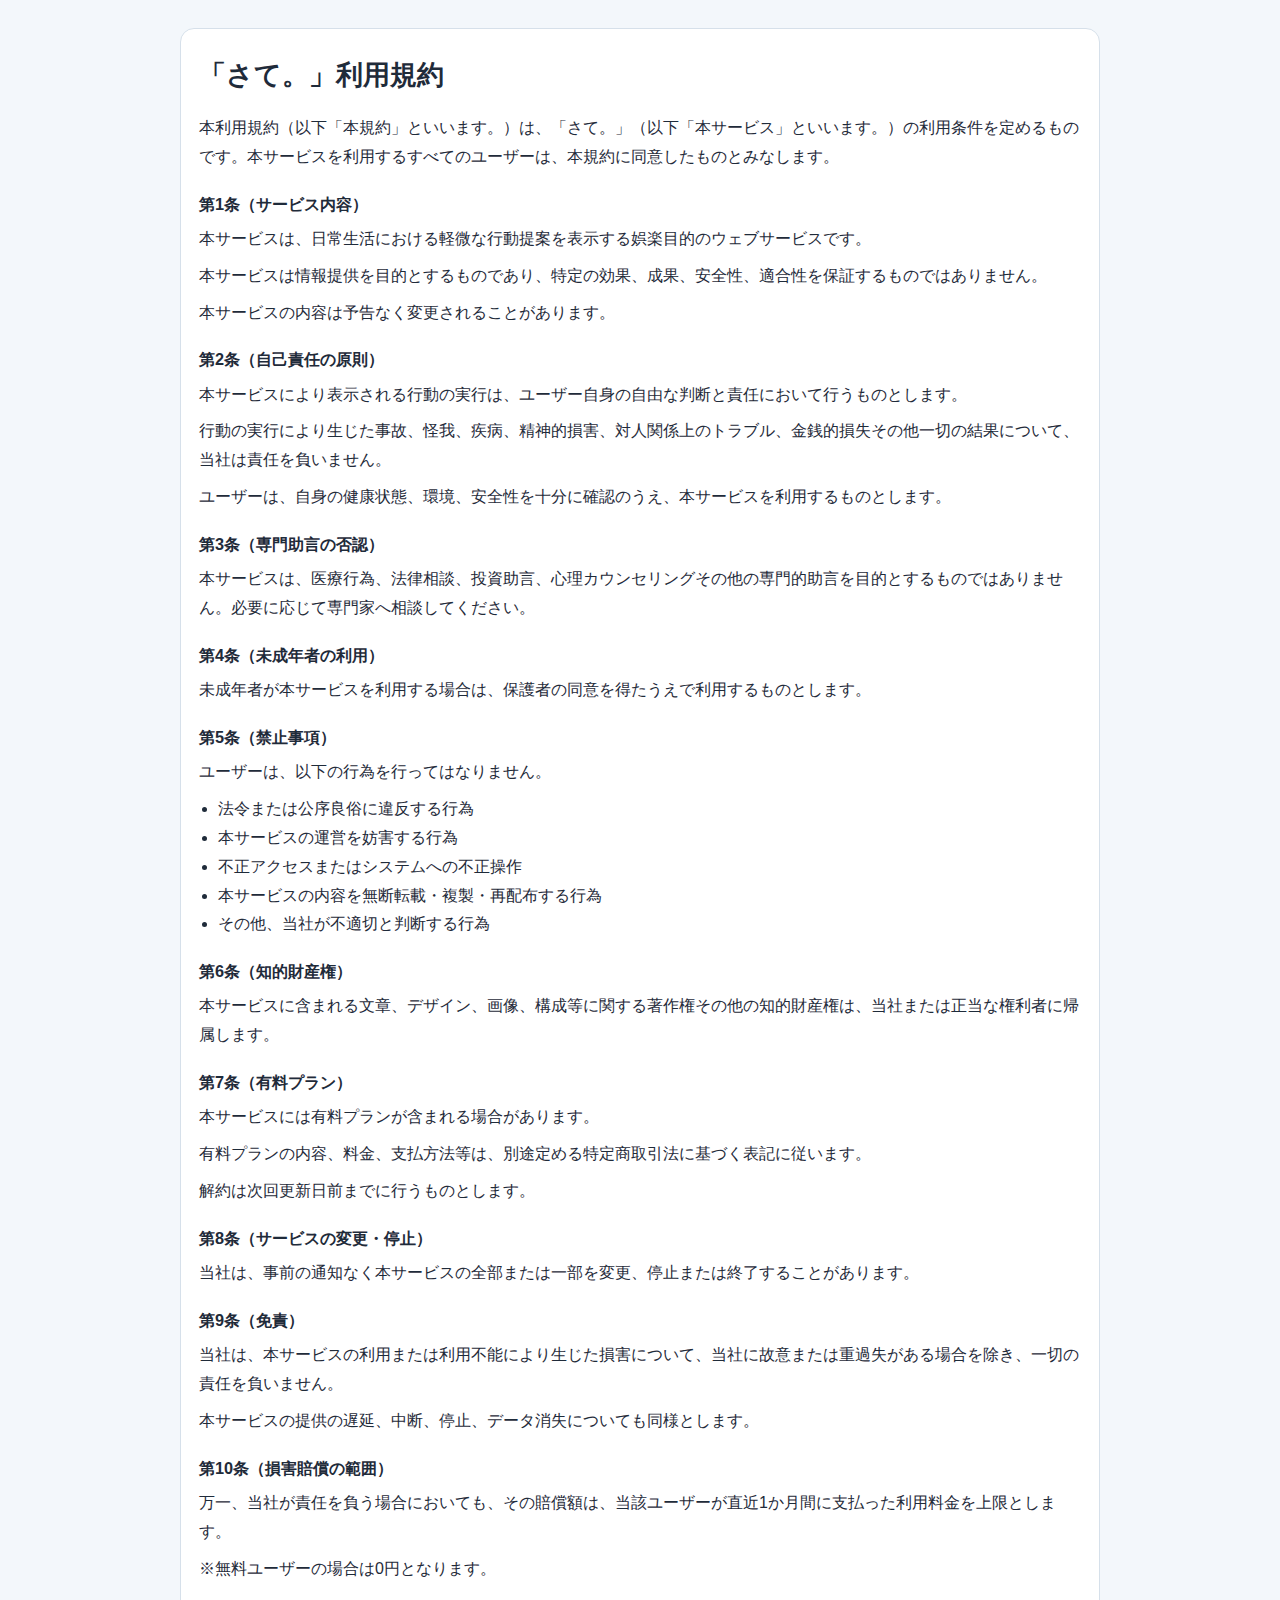
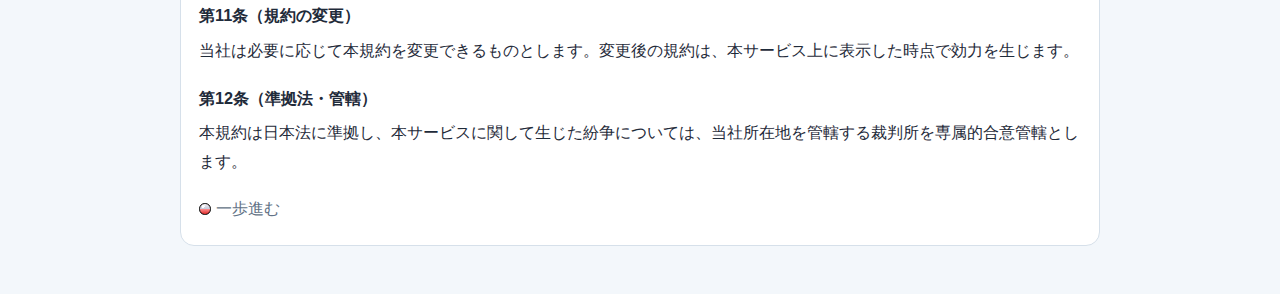
<file: terms.html>
<!doctype html>
<html lang="ja">
<head>
  <meta charset="UTF-8">
  <meta name="viewport" content="width=device-width, initial-scale=1.0">
  <link rel="icon" type="image/svg+xml" href="favicon.svg">
  <title>さて。利用規約</title>
  <style>
    :root {
      --bg: #f3f7fb;
      --surface: #ffffff;
      --ink: #1f2b3a;
      --muted: #627286;
      --line: #d6e0ea;
    }
    * { box-sizing: border-box; }
    body {
      margin: 0;
      background: var(--bg);
      color: var(--ink);
      font-family: "Hiragino Sans", "Yu Gothic", sans-serif;
      line-height: 1.8;
    }
    .wrap {
      width: min(920px, 92vw);
      margin: 28px auto 48px;
      background: var(--surface);
      border: 1px solid var(--line);
      border-radius: 14px;
      padding: 22px 18px;
    }
    h1 {
      margin: 0 0 14px;
      font-size: clamp(1.25rem, 2.2vw, 1.7rem);
    }
    h2 {
      margin: 18px 0 6px;
      font-size: 1.02rem;
    }
    p { margin: 0 0 8px; }
    ul { margin: 0 0 8px 1.2em; padding: 0; }
    .back {
      display: inline-block;
      margin-top: 10px;
      color: var(--muted);
      text-decoration: none;
    }
    .capsule-dot {
      display: inline-block;
      width: .72em;
      height: .72em;
      margin-right: .35em;
      border-radius: 50%;
      vertical-align: -0.08em;
      background:
        radial-gradient(circle at 32% 24%, rgba(255,255,255,.92) 0 15%, transparent 16%),
        linear-gradient(180deg, rgba(240, 249, 255, .9) 0%, rgba(187, 212, 232, .84) 48%, transparent 49% 100%),
        linear-gradient(180deg, #ff8f8f 50%, #df2c2c 100%);
      border: 1px solid #000;
    }
  </style>
  <script>
    window.GA_MEASUREMENT_ID = "G-K51FEL4WPS"; // TODO: Replace with your real GA4 Measurement ID
    if (window.GA_MEASUREMENT_ID && window.GA_MEASUREMENT_ID !== "G-XXXXXXXXXX") {
      const gaScript = document.createElement("script");
      gaScript.async = true;
      gaScript.src = `https://www.googletagmanager.com/gtag/js?id=${window.GA_MEASUREMENT_ID}`;
      document.head.appendChild(gaScript);

      window.dataLayer = window.dataLayer || [];
      window.gtag = function () { dataLayer.push(arguments); };
      window.gtag("js", new Date());
      window.gtag("config", window.GA_MEASUREMENT_ID);
    }
  </script>
</head>
<body>
  <main class="wrap">
    <h1>「さて。」利用規約</h1>
    <p>本利用規約（以下「本規約」といいます。）は、「さて。」（以下「本サービス」といいます。）の利用条件を定めるものです。本サービスを利用するすべてのユーザーは、本規約に同意したものとみなします。</p>

    <h2>第1条（サービス内容）</h2>
    <p>本サービスは、日常生活における軽微な行動提案を表示する娯楽目的のウェブサービスです。</p>
    <p>本サービスは情報提供を目的とするものであり、特定の効果、成果、安全性、適合性を保証するものではありません。</p>
    <p>本サービスの内容は予告なく変更されることがあります。</p>

    <h2>第2条（自己責任の原則）</h2>
    <p>本サービスにより表示される行動の実行は、ユーザー自身の自由な判断と責任において行うものとします。</p>
    <p>行動の実行により生じた事故、怪我、疾病、精神的損害、対人関係上のトラブル、金銭的損失その他一切の結果について、当社は責任を負いません。</p>
    <p>ユーザーは、自身の健康状態、環境、安全性を十分に確認のうえ、本サービスを利用するものとします。</p>

    <h2>第3条（専門助言の否認）</h2>
    <p>本サービスは、医療行為、法律相談、投資助言、心理カウンセリングその他の専門的助言を目的とするものではありません。必要に応じて専門家へ相談してください。</p>

    <h2>第4条（未成年者の利用）</h2>
    <p>未成年者が本サービスを利用する場合は、保護者の同意を得たうえで利用するものとします。</p>

    <h2>第5条（禁止事項）</h2>
    <p>ユーザーは、以下の行為を行ってはなりません。</p>
    <ul>
      <li>法令または公序良俗に違反する行為</li>
      <li>本サービスの運営を妨害する行為</li>
      <li>不正アクセスまたはシステムへの不正操作</li>
      <li>本サービスの内容を無断転載・複製・再配布する行為</li>
      <li>その他、当社が不適切と判断する行為</li>
    </ul>

    <h2>第6条（知的財産権）</h2>
    <p>本サービスに含まれる文章、デザイン、画像、構成等に関する著作権その他の知的財産権は、当社または正当な権利者に帰属します。</p>

    <h2>第7条（有料プラン）</h2>
    <p>本サービスには有料プランが含まれる場合があります。</p>
    <p>有料プランの内容、料金、支払方法等は、別途定める特定商取引法に基づく表記に従います。</p>
    <p>解約は次回更新日前までに行うものとします。</p>

    <h2>第8条（サービスの変更・停止）</h2>
    <p>当社は、事前の通知なく本サービスの全部または一部を変更、停止または終了することがあります。</p>

    <h2>第9条（免責）</h2>
    <p>当社は、本サービスの利用または利用不能により生じた損害について、当社に故意または重過失がある場合を除き、一切の責任を負いません。</p>
    <p>本サービスの提供の遅延、中断、停止、データ消失についても同様とします。</p>

    <h2>第10条（損害賠償の範囲）</h2>
    <p>万一、当社が責任を負う場合においても、その賠償額は、当該ユーザーが直近1か月間に支払った利用料金を上限とします。</p>
    <p>※無料ユーザーの場合は0円となります。</p>

    <h2>第11条（規約の変更）</h2>
    <p>当社は必要に応じて本規約を変更できるものとします。変更後の規約は、本サービス上に表示した時点で効力を生じます。</p>

    <h2>第12条（準拠法・管轄）</h2>
    <p>本規約は日本法に準拠し、本サービスに関して生じた紛争については、当社所在地を管轄する裁判所を専属的合意管轄とします。</p>

    <a href="index.html" class="back"><span class="capsule-dot" aria-hidden="true"></span>一歩進む</a>
  </main>
</body>
</html>
</file>
<file: styles.css>
:root {
  --bg: #f3f7fb;
  --surface: #ffffff;
  --ink: #1f2b3a;
  --muted: #627286;
  --accent: #ef5e4f;
  --accent-soft: #ffe2dc;
  --line: #d6e0ea;
  --ok: #2e8b57;
  --soft-shadow: 0 16px 36px rgba(22, 40, 64, .12);
}

* { box-sizing: border-box; }

html { overflow-y: scroll; }
html { -webkit-text-size-adjust: 100%; text-size-adjust: 100%; }

body {
  margin: 0;
  font-family: "Hiragino Sans", "Yu Gothic", sans-serif;
  color: var(--ink);
  background: var(--bg);
  min-height: 100vh;
  display: flex;
  flex-direction: column;
  overflow-x: hidden;
}

.app {
  width: min(980px, 94vw);
  margin: 0 auto;
  padding: 18px 0 340px;
  flex: 1 0 auto;
}

.site-footer {
  flex-shrink: 0;
  text-align: center;
  margin-top: 180px;
  padding: 24px 12px 30px;
  color: #607287;
  font-size: .92rem;
}

.footer-link {
  color: inherit;
  text-decoration: none;
}

.footer-link:hover {
  text-decoration: none;
}

.footer-sep {
  margin: 0 4px;
  color: #8ea0b3;
}

.hero {
  display: block;
  position: relative;
  text-align: center;
  margin-bottom: 0;
  padding-top: 46px;
}

.brand-logo {
  margin: 0;
  position: fixed;
  top: 8px;
  left: 8px;
  z-index: 20;
  font-family: "Yu Mincho", "Hiragino Mincho ProN", "MS PMincho", serif;
  font-size: clamp(2.2rem, 2.9vw, 3rem);
  line-height: 1;
  color: #333333;
  letter-spacing: 0;
  display: inline-flex;
  align-items: baseline;
  cursor: pointer;
  user-select: none;
  -webkit-user-select: none;
  -webkit-tap-highlight-color: transparent;
}

.brand-char {
  display: inline-block;
  font-weight: 900;
  -webkit-text-stroke: 0.35px #333333;
  text-stroke: 0.35px #333333;
}

.logo-capsule-dot {
  display: inline-block;
  width: .27em;
  height: .27em;
  margin-left: .01em;
  border-radius: 50%;
  align-self: baseline;
  transform: translateY(.03em);
  position: relative;
  overflow: hidden;
  background:
    radial-gradient(circle at 32% 24%, rgba(255,255,255,.92) 0 15%, transparent 16%),
    linear-gradient(180deg, rgba(240, 249, 255, .9) 0%, rgba(187, 212, 232, .84) 48%, transparent 49% 100%),
    linear-gradient(180deg, #ff8f8f 50%, #df2c2c 100%);
  border: 1px solid #000000;
  box-shadow: none;
}

.logo-capsule-dot::before {
  content: "";
  position: absolute;
  left: 15%;
  top: 10%;
  width: 28%;
  height: 22%;
  border-radius: 999px;
  background: rgba(255, 255, 255, .85);
}

.logo-capsule-dot::after {
  content: "";
  position: absolute;
  left: 10%;
  right: 10%;
  top: 50%;
  height: 1px;
  background: rgba(0, 0, 0, .28);
}

.hero h1 {
  font-size: clamp(1.8rem, 2.8vw, 2.9rem);
  margin: 0 0 18px;
  letter-spacing: .01em;
  font-family: "Yu Mincho", "Hiragino Mincho ProN", "MS PMincho", serif;
  color: #333333;
  text-align: center;
  max-width: 92vw;
  margin-left: auto;
  margin-right: auto;
  white-space: nowrap;
}
.tag {
  margin: 0;
  color: #333333;
  font-size: clamp(1.12rem, 1.45vw, 1.55rem);
  font-weight: 600;
  font-family: "Yu Mincho", "Hiragino Mincho ProN", "MS PMincho", serif;
}

.machine-wrap {
  position: relative;
  background: transparent;
  border: none;
  border-radius: 26px;
  padding: 0;
  box-shadow: none;
  margin-top: -24px;
}

.sound-fab {
  position: absolute;
  left: var(--vent-x);
  top: var(--vent-y);
  width: clamp(26px, 4.8%, 34px);
  aspect-ratio: 1 / 1;
  height: auto;
  border-radius: 50%;
  border: 0;
  background: transparent;
  box-shadow: none;
  cursor: pointer;
  z-index: 7;
  overflow: hidden;
  transform: translate(-50%, -50%);
  touch-action: manipulation;
  -webkit-tap-highlight-color: transparent;
  transition: opacity .16s ease;
}

.sound-fab:hover {
  transform: translate(-50%, -50%);
  opacity: 1;
}

.sound-fab.on {
  opacity: 1;
}

.speaker-grille {
  position: absolute;
  inset: 0;
  border-radius: 50%;
  border: 1.4px solid #9aa1a8;
  background-image:
    url("data:image/svg+xml,%3Csvg xmlns='http://www.w3.org/2000/svg' viewBox='0 0 60 60'%3E%3Cg fill='%23000'%3E%3Ccircle cx='10' cy='10' r='3.2'/%3E%3Ccircle cx='24' cy='10' r='3.2'/%3E%3Ccircle cx='38' cy='10' r='3.2'/%3E%3Ccircle cx='50' cy='10' r='3.2'/%3E%3Ccircle cx='8' cy='22' r='3.2'/%3E%3Ccircle cx='20' cy='22' r='3.2'/%3E%3Ccircle cx='32' cy='22' r='3.2'/%3E%3Ccircle cx='44' cy='22' r='3.2'/%3E%3Ccircle cx='56' cy='22' r='3.2'/%3E%3Ccircle cx='10' cy='34' r='3.2'/%3E%3Ccircle cx='24' cy='34' r='3.2'/%3E%3Ccircle cx='38' cy='34' r='3.2'/%3E%3Ccircle cx='50' cy='34' r='3.2'/%3E%3Ccircle cx='8' cy='46' r='3.2'/%3E%3Ccircle cx='20' cy='46' r='3.2'/%3E%3Ccircle cx='32' cy='46' r='3.2'/%3E%3Ccircle cx='44' cy='46' r='3.2'/%3E%3Ccircle cx='56' cy='46' r='3.2'/%3E%3Ccircle cx='10' cy='58' r='3.2'/%3E%3Ccircle cx='24' cy='58' r='3.2'/%3E%3Ccircle cx='38' cy='58' r='3.2'/%3E%3Ccircle cx='50' cy='58' r='3.2'/%3E%3C/g%3E%3C/svg%3E"),
    linear-gradient(180deg, #edf2f7 0%, #c3ccd6 100%);
  background-size: 100% 100%;
  background-repeat: no-repeat;
}

.sound-fab.muted .speaker-grille {
  opacity: .55;
}

.sound-fab.muted::after {
  content: "";
  position: absolute;
  left: 46%;
  top: 8%;
  width: 9%;
  height: 84%;
  background: #ba2e2e;
  transform: rotate(35deg);
  border-radius: 2px;
  box-shadow: 0 0 0 1px rgba(255, 255, 255, .35);
}

.machine {
  position: relative;
  --vent-x: 63.5%;
  --vent-y: 68%;
  --outlet-x: 50%;
  --outlet-y: 89%;
  width: min(700px, 100%);
  margin: 0 auto;
}

.machine::after {
  content: "";
  position: absolute;
  left: 39.4%;
  top: 84.1%;
  width: 21.3%;
  height: 4.3%;
  border-radius: 10px;
  background: linear-gradient(180deg, #edf2f7 0%, #b5bec9 55%, #8a95a2 100%);
  border: 1px solid rgba(96, 106, 116, .95);
  z-index: 4;
  pointer-events: none;
}

.machine-svg {
  position: relative;
  z-index: 2;
  width: 100%;
  display: block;
  filter: drop-shadow(0 18px 26px rgba(18, 28, 42, .2));
}
.inner-beads { cursor: pointer; }

.pain-comment {
  --bubble-rotate: 0deg;
  position: absolute;
  left: 50%;
  top: 50%;
  margin: 0;
  padding: 8px 12px;
  border-radius: 12px;
  font-weight: 800;
  font-size: clamp(.95rem, 1.55vw, 1.15rem);
  letter-spacing: .01em;
  color: #111111;
  background: #ffffff;
  border: 2px solid #ffffff;
  box-shadow: 0 9px 20px rgba(16, 24, 38, .3);
  opacity: 0;
  transform: translate(-50%, -50%) scale(.92) rotate(var(--bubble-rotate));
  pointer-events: none;
  white-space: nowrap;
  z-index: 8;
}

.pain-comment::after {
  content: "";
  position: absolute;
  width: 11px;
  height: 11px;
  background: #ffffff;
}

.pain-comment[data-tail="top"]::after {
  top: -6px;
  left: calc(50% - 5px);
  clip-path: polygon(50% 0, 0 100%, 100% 100%);
}

.pain-comment[data-tail="right"]::after {
  right: -6px;
  top: calc(50% - 5px);
  clip-path: polygon(100% 50%, 0 0, 0 100%);
}

.pain-comment[data-tail="bottom"]::after {
  bottom: -6px;
  left: calc(50% - 5px);
  clip-path: polygon(0 0, 100% 0, 50% 100%);
}

.pain-comment[data-tail="left"]::after {
  left: -6px;
  top: calc(50% - 5px);
  clip-path: polygon(0 50%, 100% 0, 100% 100%);
}

.pain-comment.show {
  animation: painPop .9s ease-out forwards;
}
.floor-shadow { fill: transparent; }
.glass-shell { display: none; }
.glass {
  fill: url(#glassGrad);
  stroke: rgba(196, 210, 223, .9);
  stroke-width: 1.1;
}
.case-border {
  fill: rgba(244, 251, 255, .12);
  stroke: rgba(142, 159, 174, .72);
  stroke-width: 1.4;
}
.case-rail {
  display: none;
}
.case-bottom-rail {
  display: none;
}
.case-reflect-left {
  fill: rgba(255, 255, 255, .24);
}
.case-reflect-right {
  fill: rgba(255, 255, 255, .16);
}
.glass-reflect { fill: rgba(255, 255, 255, .25); }
.base { fill: url(#bodyGrad); stroke: #6e1c15; stroke-width: 2; }
.base-panel { fill: rgba(244, 232, 224, .16); stroke: rgba(84, 17, 12, .42); stroke-width: 1.3; }
.screw { fill: #5d0f0b; }
.top-trim { display: none; }
.coin-unit { fill: #dbdee2; stroke: #858d97; stroke-width: 1.2; }
.dial-outer { fill: url(#metalGrad); stroke: #818b97; stroke-width: 1.2; }
.dial-inner { fill: #c7ccd1; stroke: #78808b; stroke-width: 1; }
.dial-hit-area { fill: rgba(0, 0, 0, 0); cursor: pointer; }
.dial-button { cursor: pointer; transform-origin: 160px 224px; }
.dial-button:focus,
.dial-button:focus-visible { outline: none; }
.dial-push {
  font-family: "Arial Black", "Impact", sans-serif;
  font-size: 7px;
  letter-spacing: .4px;
  fill: #4f5862;
  stroke: rgba(255, 255, 255, .72);
  stroke-width: .7;
  paint-order: stroke fill;
  pointer-events: none;
}
.dial-push-mobile { display: none; }
.dial-push-desktop { display: block; }
.dial-button,
.dial-push,
.dial-hit-area {
  user-select: none;
  -webkit-user-select: none;
  -webkit-tap-highlight-color: transparent;
  touch-action: manipulation;
}
.slot-lip { fill: rgba(114, 124, 134, .95); }
.slot {
  fill: url(#metalGrad);
  stroke: rgba(96, 106, 116, .95);
  stroke-width: .9;
}
.slot-shadow { fill: transparent; }
.coin { fill: #d1d4d8; stroke: #9fa6ad; stroke-width: 1; }
.bead {
  stroke: rgba(117, 136, 156, .6);
  stroke-width: .9;
  filter: none;
  transform-box: fill-box;
  transform-origin: center;
}
.b1 { fill: url(#beadBlue); }
.b2 { fill: url(#beadYellow); }
.b3 { fill: url(#beadRed); }
.b4 { fill: url(#beadGreen); }
.b5 { fill: url(#beadPurple); }
.b6 { fill: url(#beadOrange); }
.t1 { transform: rotate(-18deg); }
.t2 { transform: rotate(-7deg); }
.t3 { transform: rotate(9deg); }
.t4 { transform: rotate(17deg); }

.capsule {
  --x: var(--outlet-x);
  --y: var(--outlet-y);
  --cap-b1: #e3cf63;
  --cap-b2: #cc8d3f;
  position: absolute;
  z-index: 3;
  left: var(--x);
  top: var(--y);
  bottom: auto;
  transform: translate(-50%, 0) scale(0);
  width: min(84px, 15%);
  height: min(84px, 15%);
  border-radius: 50%;
  overflow: hidden;
  opacity: 0;
  filter: drop-shadow(0 6px 6px rgba(22, 28, 38, .35));
  will-change: transform, opacity;
  backface-visibility: hidden;
}

.capsule-top, .capsule-bottom {
  position: absolute;
  left: 0;
  width: 100%;
  height: 50%;
  border: none;
  transform-origin: center;
  backface-visibility: hidden;
}

.capsule.opened {
  overflow: visible;
}

.capsule-top {
  top: 0;
  border-radius: 999px 999px 0 0;
  background: linear-gradient(180deg, rgba(238, 249, 255, .9), rgba(185, 211, 232, .84));
}

.capsule-bottom {
  bottom: 0;
  border-radius: 0 0 999px 999px;
  background: linear-gradient(180deg, var(--cap-b1), var(--cap-b2));
}

.capsule.cap-red { --cap-b1: #ff8a8a; --cap-b2: #ef4f4f; }
.capsule.cap-blue { --cap-b1: #7acfff; --cap-b2: #3d97e6; }
.capsule.cap-green { --cap-b1: #8ee5a8; --cap-b2: #38b86a; }
.capsule.cap-yellow { --cap-b1: #f6ea75; --cap-b2: #d1b943; }
.capsule.cap-pink { --cap-b1: #ff9ad1; --cap-b2: #e563a9; }
.capsule.cap-purple { --cap-b1: #c7a3ff; --cap-b2: #8d68e0; }
.capsule.cap-orange { --cap-b1: #ffc27e; --cap-b2: #e68f3e; }

.capsule.dropping { animation: drop .62s cubic-bezier(.2,.8,.22,1) forwards; }
.capsule.opened .capsule-top { animation: splitTop .17s ease-out forwards; }
.capsule.opened .capsule-bottom { animation: splitBottom .17s ease-out forwards; }
.capsule.vanishing { animation: capsuleVanish .26s linear forwards; }

.machine.spin .dial-button { animation: dialTurn 1s cubic-bezier(.2,.9,.2,1) 1; }
.machine.spin .inner-beads {
  animation: none;
}
.machine.spin .inner-beads .bead {
  animation: none;
}

@keyframes dialTurn {
  0% { transform: rotate(0deg); }
  84% { transform: rotate(700deg); }
  100% { transform: rotate(735deg); }
}

@keyframes painPop {
  0% {
    opacity: 0;
    transform: translate(-50%, -50%) scale(.92) rotate(var(--bubble-rotate));
  }
  16% {
    opacity: 1;
    transform: translate(-50%, -50%) scale(1) rotate(var(--bubble-rotate));
  }
  80% {
    opacity: 1;
    transform: translate(-50%, -52%) scale(1) rotate(var(--bubble-rotate));
  }
  100% {
    opacity: 0;
    transform: translate(-50%, -58%) scale(.96) rotate(var(--bubble-rotate));
  }
}

@keyframes hintPulse {
  0%, 100% { transform: scale(1); opacity: .88; }
  50% { transform: scale(1.18); opacity: 1; }
}

@keyframes beadSwirl {
  0% { transform: translateX(0); }
  35% { transform: translateX(0.45px); }
  70% { transform: translateX(-0.45px); }
  100% { transform: translateX(0); }
}

@keyframes beadJitter {
  0% { transform: rotate(0deg); }
  100% { transform: rotate(1deg); }
}

@keyframes drop {
  0% { opacity: 0; transform: translate3d(-50%, -10px, 0) scale(.99); }
  10% { opacity: 1; transform: translate3d(-50%, -4px, 0) scale(1); }
  100% { opacity: 1; transform: translate3d(-50%, 56px, 0) scale(1); }
}

@keyframes splitTop {
  from { transform: translateY(0); }
  to { transform: translateY(-16px); }
}

@keyframes splitBottom {
  from { transform: translateY(0); }
  to { transform: translateY(16px); }
}

@keyframes capsuleVanish {
  from { opacity: 1; }
  to { opacity: 0; }
}

.controls {
  text-align: center;
  margin-top: 14px;
  background: rgba(255, 255, 255, .72);
  border: 1px solid #dde7f1;
  border-radius: 18px;
  padding: 14px 12px 12px;
  backdrop-filter: blur(4px);
}

.prefs {
  display: flex;
  flex-wrap: wrap;
  gap: 10px;
  justify-content: center;
  margin-bottom: 10px;
}

.chip {
  border: 1px solid #d8e3ee;
  background: linear-gradient(180deg, #ffffff 0%, #f7fbff 100%);
  color: var(--muted);
  border-radius: 999px;
  padding: 8px 14px;
  cursor: pointer;
  font-weight: 600;
  box-shadow: 0 6px 12px rgba(19, 44, 76, .08);
  transition: transform .16s ease, box-shadow .16s ease, border-color .16s ease;
}

.chip:hover {
  transform: translateY(-1px);
  box-shadow: 0 10px 16px rgba(19, 44, 76, .12);
}

.chip.active {
  border-color: var(--accent);
  background: linear-gradient(180deg, #fff0ec 0%, var(--accent-soft) 100%);
  color: #8d2f24;
}

.daily-info {
  color: #4e5f75;
  margin: 2px 0 0;
  font-size: .86rem;
  font-weight: 600;
}


.result {
  --bubble-panel-top: #ffffff;
  --bubble-panel-bottom: #f8fbff;
  --bubble-panel-border: #dbe6f1;
  --bubble-card-top: #fff9f7;
  --bubble-card-bottom: #fff5f2;
  --bubble-card-border: #f2d5ce;
  --bubble-title: #8f3e2d;
  --bubble-shadow: rgba(208, 108, 86, .12);
  margin-top: 16px;
  max-width: 620px;
  margin-left: auto;
  margin-right: auto;
  background: var(--bubble-panel-bottom);
  border: none;
  border-radius: 20px;
  padding: 14px;
  box-shadow: 0 10px 26px rgba(24, 38, 54, .14);
}

@media (min-width: 900px) {
  .result { max-width: 560px; }
}

.card {
  position: relative;
  margin-top: 4px;
  border-radius: 16px;
  border: none;
  background: var(--bubble-panel-bottom);
  padding: 16px 16px 46px;
  box-shadow: none;
}
.card.pop-in { animation: popIn .42s ease-out both; }

.card-title { margin: 0 0 8px; color: var(--bubble-title); font-weight: 800; letter-spacing: .02em; }
.card-text { margin: 0 0 10px; font-size: 1.05rem; line-height: 1.55; font-weight: 700; }

.share-inline {
  position: absolute;
  right: 2px;
  top: 0;
  border: 0;
  background: transparent;
  border-radius: 0;
  width: 44px;
  height: 44px;
  padding: 0;
  cursor: pointer;
  color: #121212;
  line-height: 1;
  box-shadow: none;
  display: inline-flex;
  align-items: center;
  justify-content: center;
  touch-action: manipulation;
  -webkit-tap-highlight-color: transparent;
  transition: transform .16s ease, box-shadow .16s ease;
}

.share-icon-svg {
  display: block;
  width: 28px;
  height: 28px;
  aspect-ratio: 1 / 1;
  flex-shrink: 0;
  overflow: visible;
  stroke: currentColor;
  fill: none;
  stroke-width: 1.9;
  stroke-linecap: round;
  stroke-linejoin: round;
}

.share-inline:hover {
  transform: translateY(-1px);
  box-shadow: none;
}

.result.tone-red {
  --bubble-panel-top: #fff6f6;
  --bubble-panel-bottom: #ffeff0;
  --bubble-panel-border: #f3c5c7;
  --bubble-card-top: #fff1f1;
  --bubble-card-bottom: #ffe6e7;
  --bubble-card-border: #efbabd;
  --bubble-title: #a93a3f;
  --bubble-shadow: rgba(214, 73, 73, .14);
}

.result.tone-blue {
  --bubble-panel-top: #f4f9ff;
  --bubble-panel-bottom: #eaf4ff;
  --bubble-panel-border: #c4dcf6;
  --bubble-card-top: #edf6ff;
  --bubble-card-bottom: #e3f0ff;
  --bubble-card-border: #bdd7f5;
  --bubble-title: #2d6ea8;
  --bubble-shadow: rgba(61, 122, 190, .15);
}

.result.tone-green {
  --bubble-panel-top: #f4fff7;
  --bubble-panel-bottom: #e9f9ef;
  --bubble-panel-border: #c4e8d0;
  --bubble-card-top: #edfaf2;
  --bubble-card-bottom: #e3f4ea;
  --bubble-card-border: #b8ddc4;
  --bubble-title: #2f8150;
  --bubble-shadow: rgba(59, 151, 92, .14);
}

.result.tone-yellow {
  --bubble-panel-top: #fffdf1;
  --bubble-panel-bottom: #fff8de;
  --bubble-panel-border: #efe0a5;
  --bubble-card-top: #fff9e8;
  --bubble-card-bottom: #fff3d4;
  --bubble-card-border: #ebdb9f;
  --bubble-title: #9b7a1d;
  --bubble-shadow: rgba(194, 154, 53, .16);
}

.result.tone-pink {
  --bubble-panel-top: #fff6fc;
  --bubble-panel-bottom: #fff0f8;
  --bubble-panel-border: #f1c4df;
  --bubble-card-top: #fff1f9;
  --bubble-card-bottom: #ffe7f4;
  --bubble-card-border: #eeb8d8;
  --bubble-title: #a24e84;
  --bubble-shadow: rgba(199, 94, 158, .15);
}

.result.tone-purple {
  --bubble-panel-top: #f8f5ff;
  --bubble-panel-bottom: #f0ecff;
  --bubble-panel-border: #d8ccf5;
  --bubble-card-top: #f2edff;
  --bubble-card-bottom: #e9e2ff;
  --bubble-card-border: #d0c2f1;
  --bubble-title: #6d56a7;
  --bubble-shadow: rgba(126, 104, 186, .15);
}

.result.tone-orange {
  --bubble-panel-top: #fff8ef;
  --bubble-panel-bottom: #ffefdf;
  --bubble-panel-border: #f0cfaa;
  --bubble-card-top: #fff3e6;
  --bubble-card-bottom: #ffe9d5;
  --bubble-card-border: #e7c29a;
  --bubble-title: #a7642d;
  --bubble-shadow: rgba(196, 125, 68, .16);
}

.meta {
  list-style: none;
  padding: 0;
  margin: 0;
  color: var(--muted);
  font-size: .9rem;
  display: flex;
  flex-wrap: wrap;
  gap: 12px;
}

.actions {
  display: flex;
  flex-wrap: wrap;
  gap: 10px;
  margin-top: 16px;
}
.actions.pop-in { animation: popIn .46s ease-out both; }

.actions button {
  border: 1px solid #d7e2ed;
  background: linear-gradient(180deg, #ffffff 0%, #f7fbff 100%);
  border-radius: 999px;
  padding: 9px 13px;
  cursor: pointer;
  font-weight: 700;
  box-shadow: 0 8px 14px rgba(17, 40, 67, .08);
  transition: transform .16s ease, box-shadow .16s ease;
}

.actions button:hover {
  transform: translateY(-1px);
  box-shadow: 0 11px 18px rgba(17, 40, 67, .12);
}

.actions #tryBtn.done {
  border-color: #95d5ac;
  color: var(--ok);
  background: #effbf3;
}

.hidden { display: none; }

@keyframes popIn {
  from {
    opacity: 0;
    transform: translateY(12px) scale(.97);
  }
  to {
    opacity: 1;
    transform: translateY(0) scale(1);
  }
}



@media (min-width: 1600px) {
  .app { width: min(1120px, 88vw); }
  .machine { width: min(820px, 100%); }
  .result { max-width: 620px; margin-left: auto; margin-right: auto; }
}

@media (max-width: 560px) {
  body { overflow-y: auto; }
  .app {
    width: 100%;
    min-height: 100svh;
    padding: calc(8px + env(safe-area-inset-top)) 0 calc(8px + env(safe-area-inset-bottom));
  }
  .hero { padding-top: 56px; margin-bottom: 0; }
  .hero h1 {
    font-size: clamp(1.08rem, 4.2vw, 1.28rem);
    white-space: nowrap;
    letter-spacing: 0;
    line-height: 1.35;
    max-width: 92vw;
    margin-bottom: 2px;
  }
  .dial-push { font-size: 8px; }
  .dial-push-desktop { display: none; }
  .dial-push-mobile { display: block; }
  .brand-logo {
    top: 6px;
    left: 8px;
    font-size: clamp(1.85rem, 8.8vw, 2.2rem);
  }
  .machine {
    width: min(980px, 120vw);
    position: relative;
    left: 50%;
    transform: translateX(-50%);
    margin-left: 0;
    margin-right: 0;
  }
  .machine-svg {
    filter: none;
    max-height: 64svh;
    width: 100%;
    height: auto;
  }
  .capsule { width: min(68px, 17.5%); height: min(68px, 17.5%); }
  .sound-fab { width: clamp(26px, 6.6vw, 34px); }
  .pain-comment { font-size: .95rem; padding: 7px 10px; }
  .result {
    margin-top: -2px;
    max-width: 94vw;
    padding: 8px;
    border-radius: 16px;
    margin-bottom: 0;
  }
  .card {
    padding: 10px 10px 34px;
    border-radius: 12px;
  }
  .card-title { margin-bottom: 5px; }
  .card-text { margin-bottom: 6px; font-size: 1rem; line-height: 1.42; }
  .meta { gap: 8px; font-size: .84rem; }
  .share-inline { right: 2px; top: 0; width: 44px; height: 44px; }
  .share-icon-svg { width: 28px; height: 28px; }
  .site-footer { display: block; margin-top: 56px; font-size: .82rem; line-height: 1.7; }
  .actions button { flex: 1 1 calc(50% - 8px); }
}
</file>
